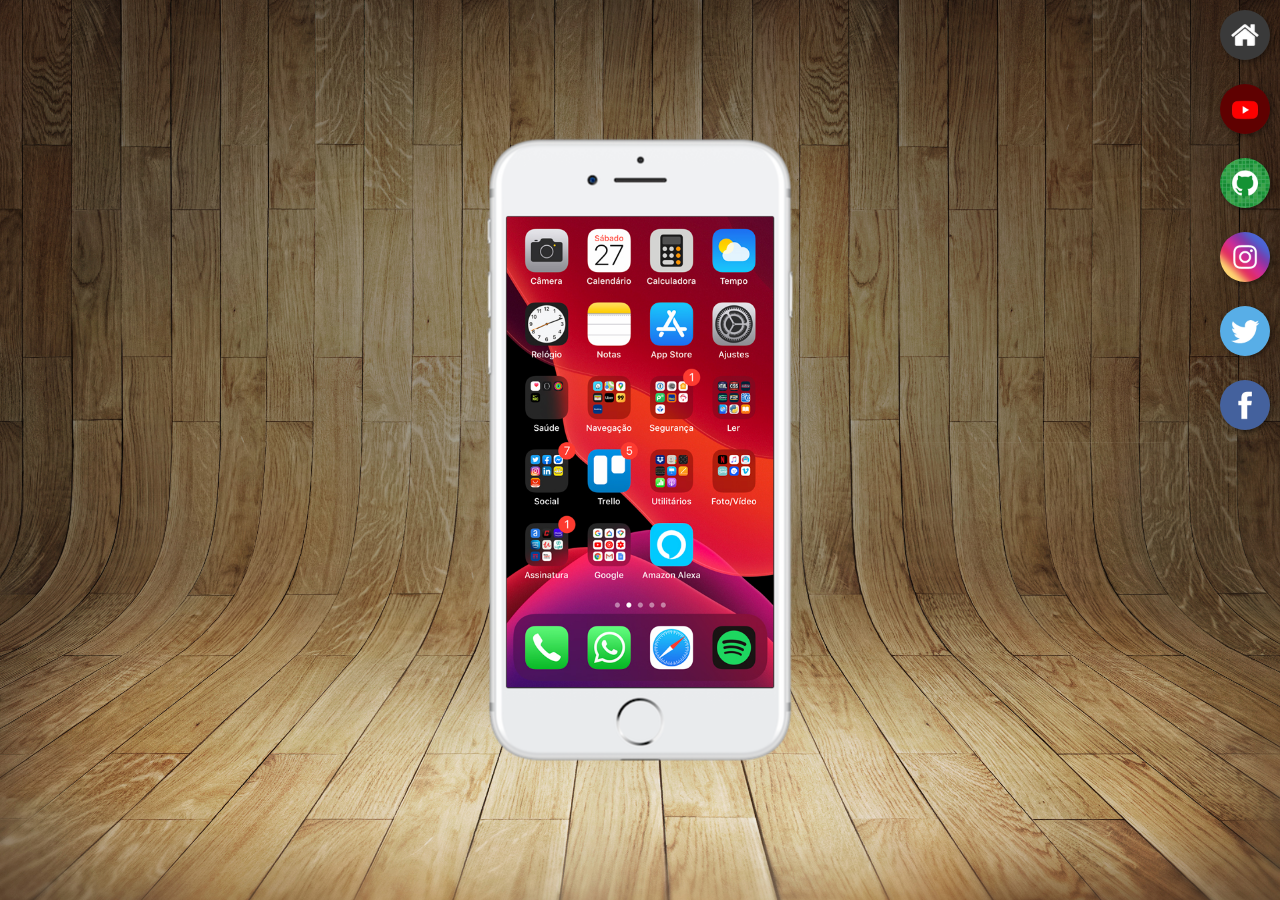
<file: index.html>
<!DOCTYPE html>
<html lang="pt-PT">
<head>
    <meta charset="UTF-8">
    <meta name="viewport" content="width=device-width, initial-scale=1.0">
    <link rel="shortcut icon" href="favicon.ico" type="image/x-icon">
    <link rel="stylesheet" href="estilos/style.css">
    <title>Projecto redes Sociais</title>
</head>
<body>
        <main>
            <section id="telefone">
                <iframe src="home.html" frameborder="0" name="tela" id="tela">
                    O seu browser não é compatível com o iframe.
                </iframe>
            </section>
            <section id="redes-sociais">
                <a href="home.html" target="tela"><img src="imagens/logo-home.jpg" alt="Home"></a><br>
                <a href="youtube.html" target="tela"><img src="imagens/logo-youtube.jpg" alt="Youtube"></a><br>
                <a href="github.html" target="tela"><img src="imagens/logo-github.jpg" alt="GitHub"></a><br>
                <a href="instagram.html" target="tela"><img src="imagens/logo-instagram.jpg" alt="Instagram"></a><br>
                <a href="twitter.html" target="tela"><img src="imagens/logo-twitter.jpg" alt="Twiter"></a><br>
                <a href="facebook.html" target="tela"><img src="imagens/logo-facebook.jpg" alt="Facebook"></a>
            </section>
        </main>
</body>
</html>
</file>
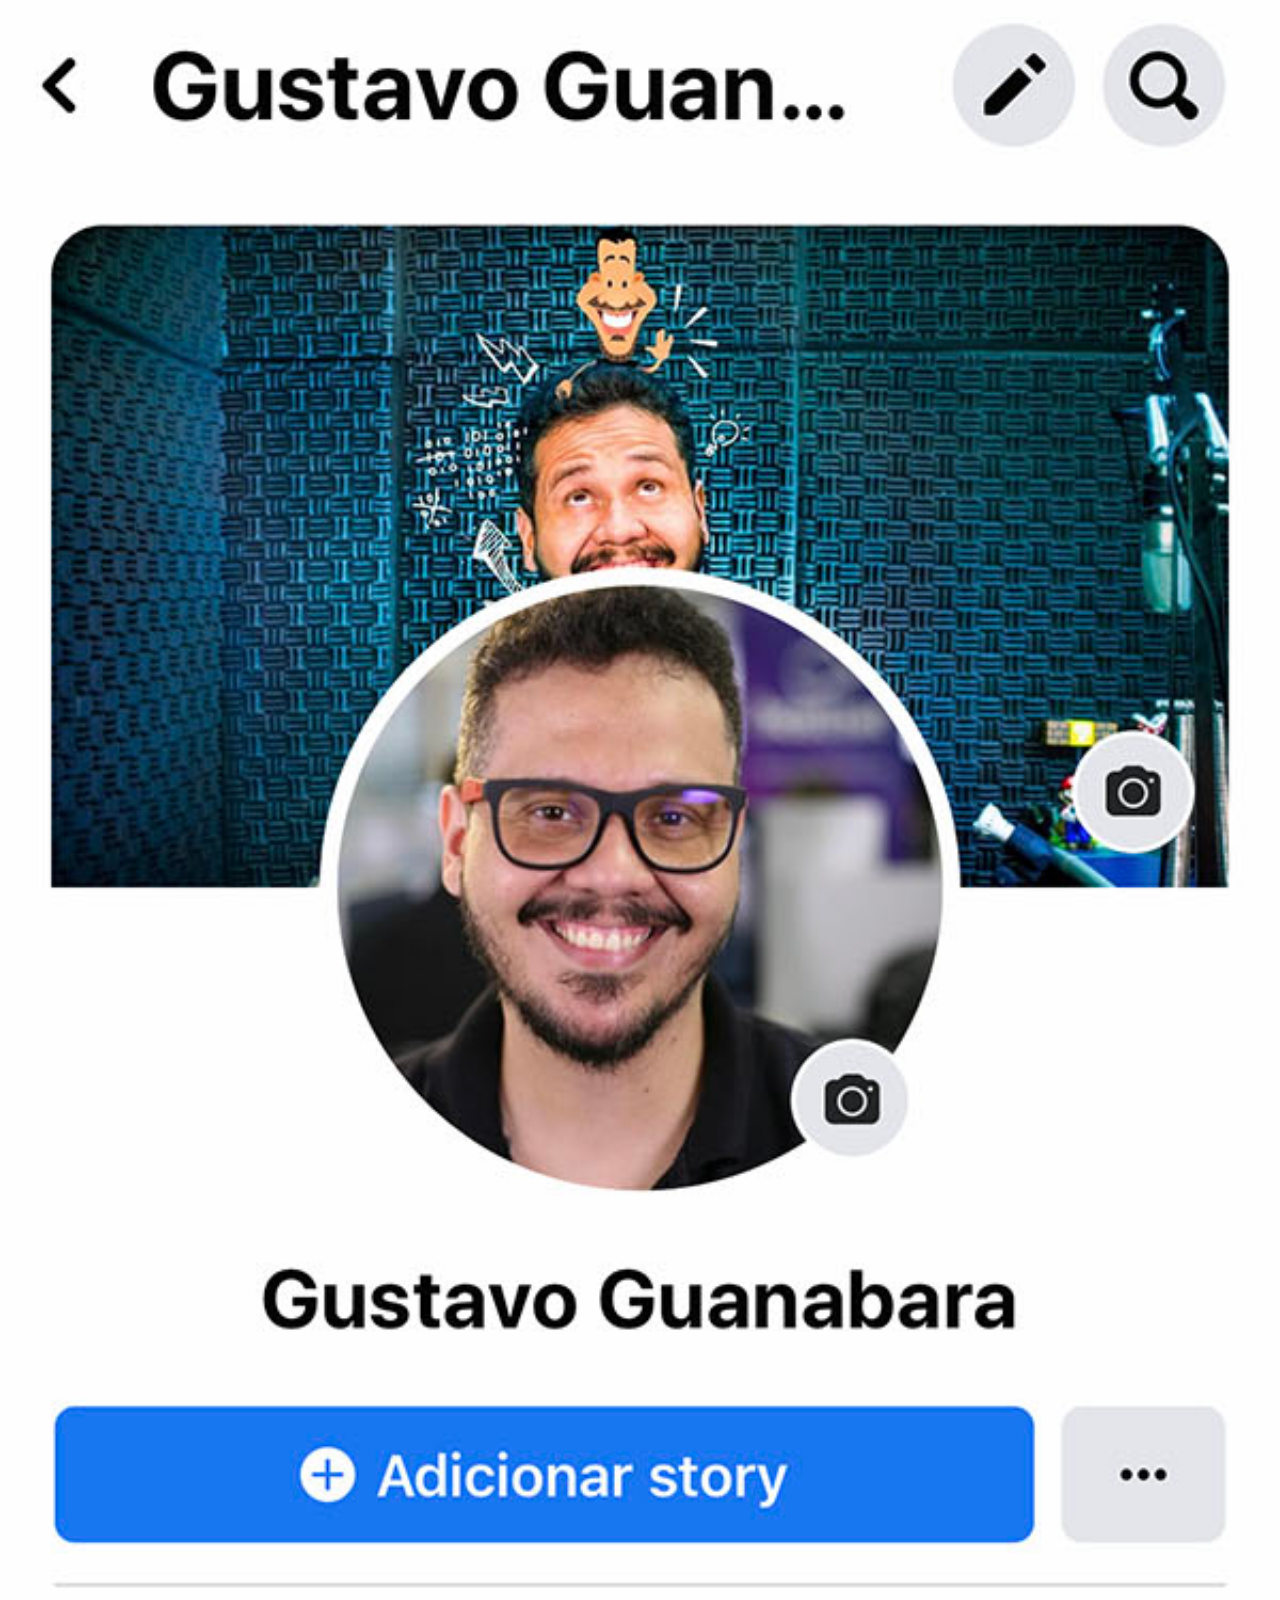
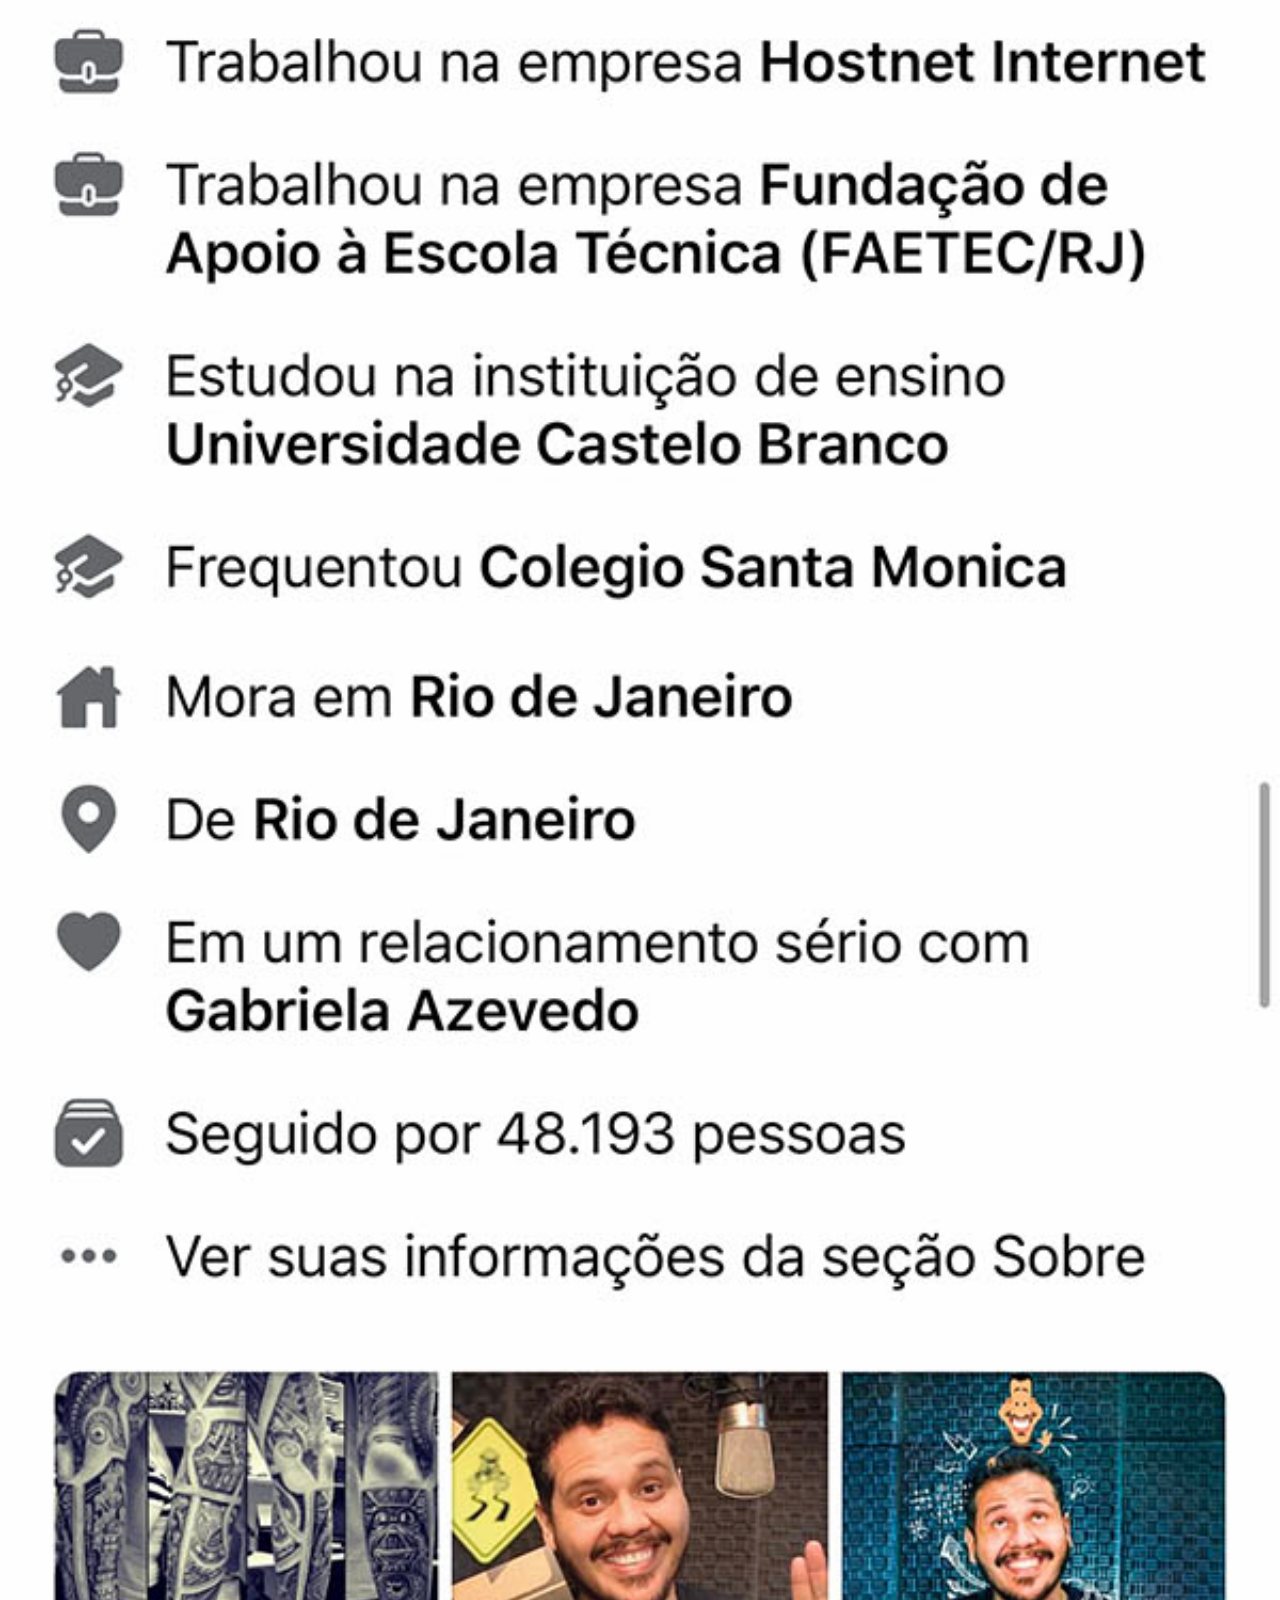
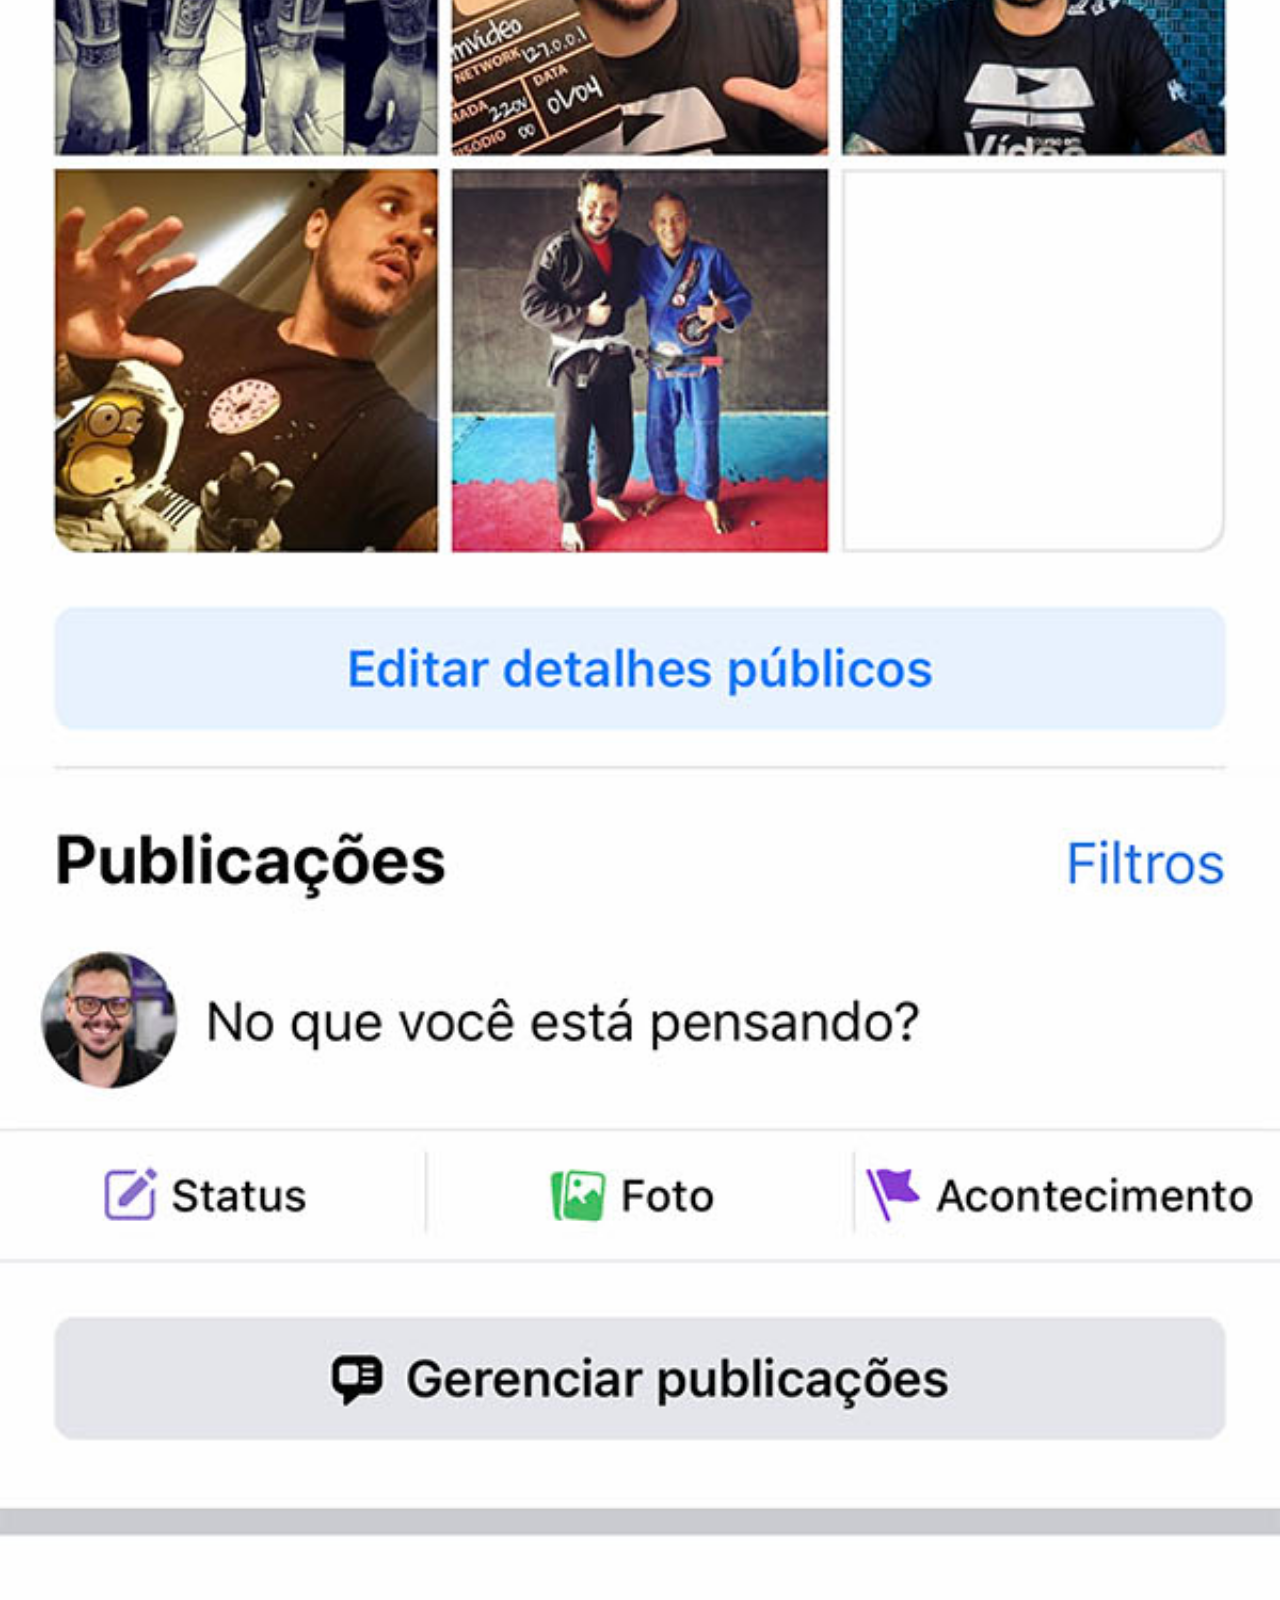
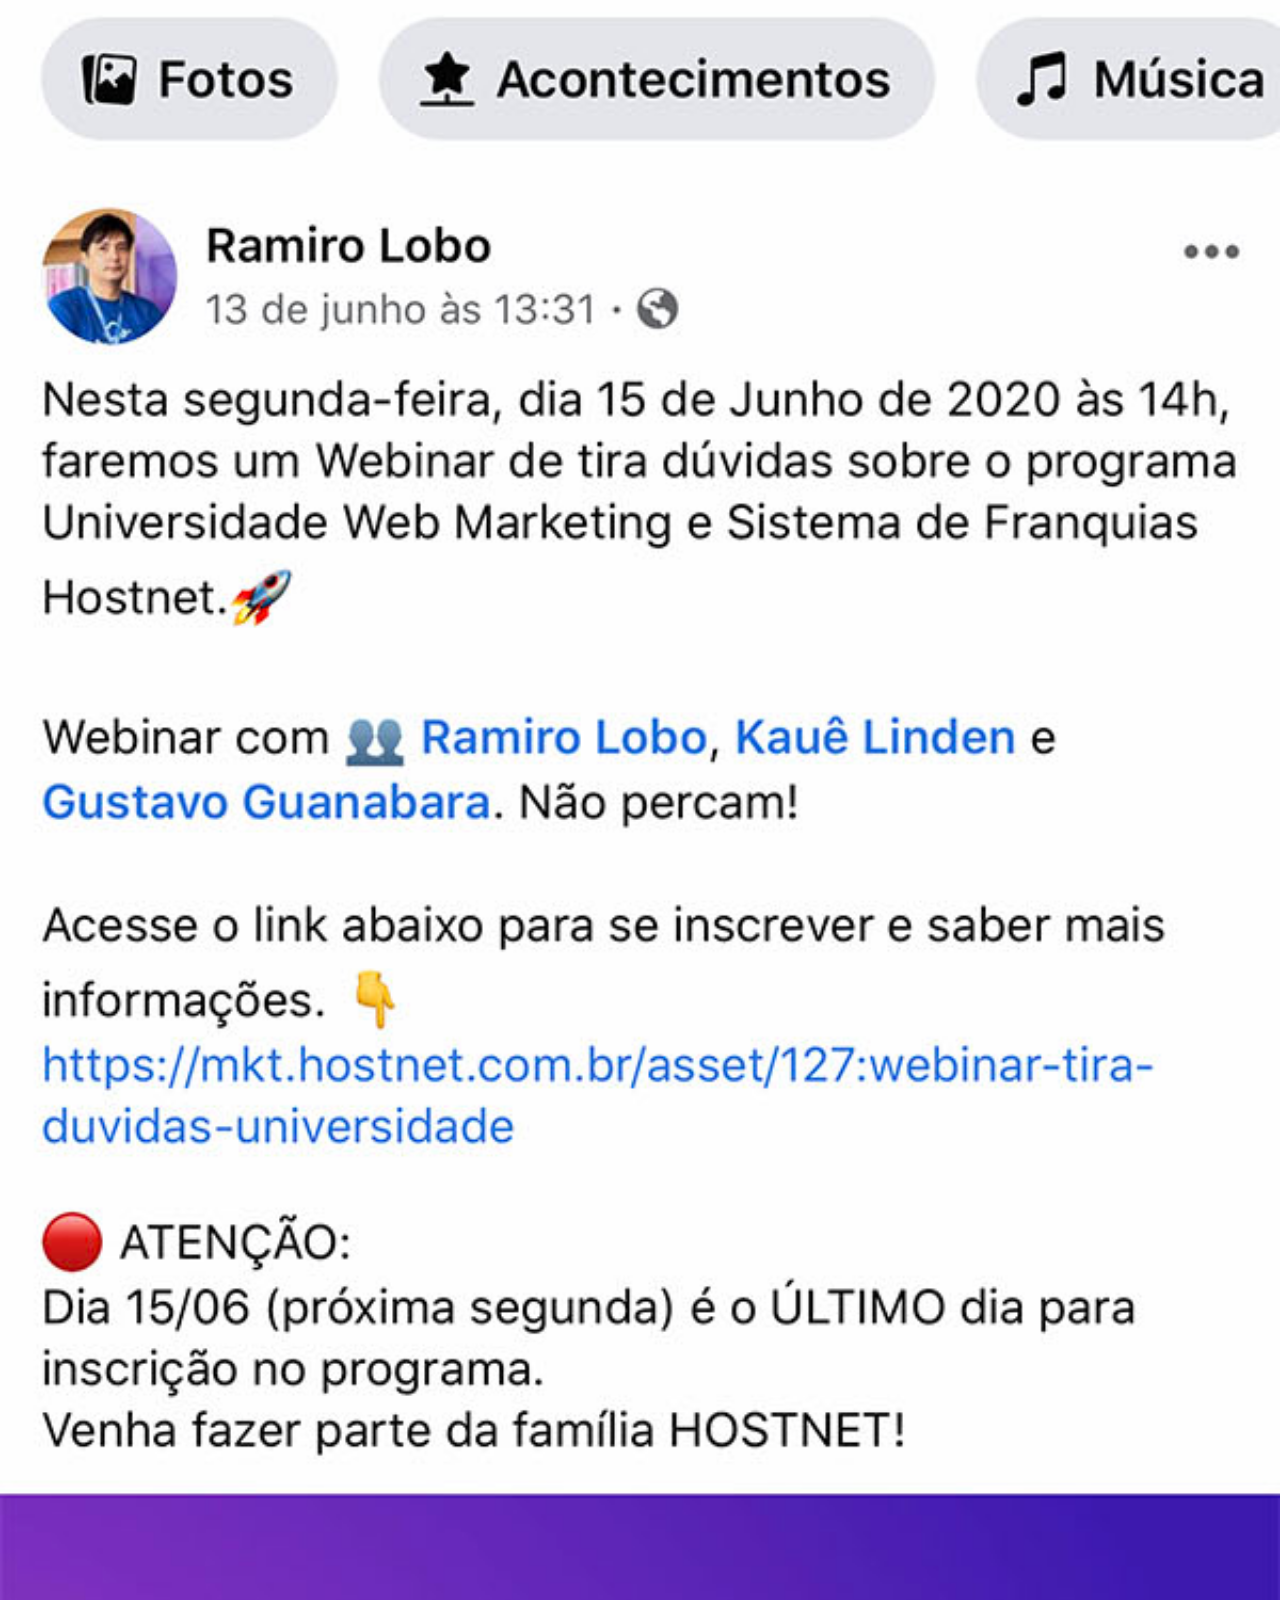
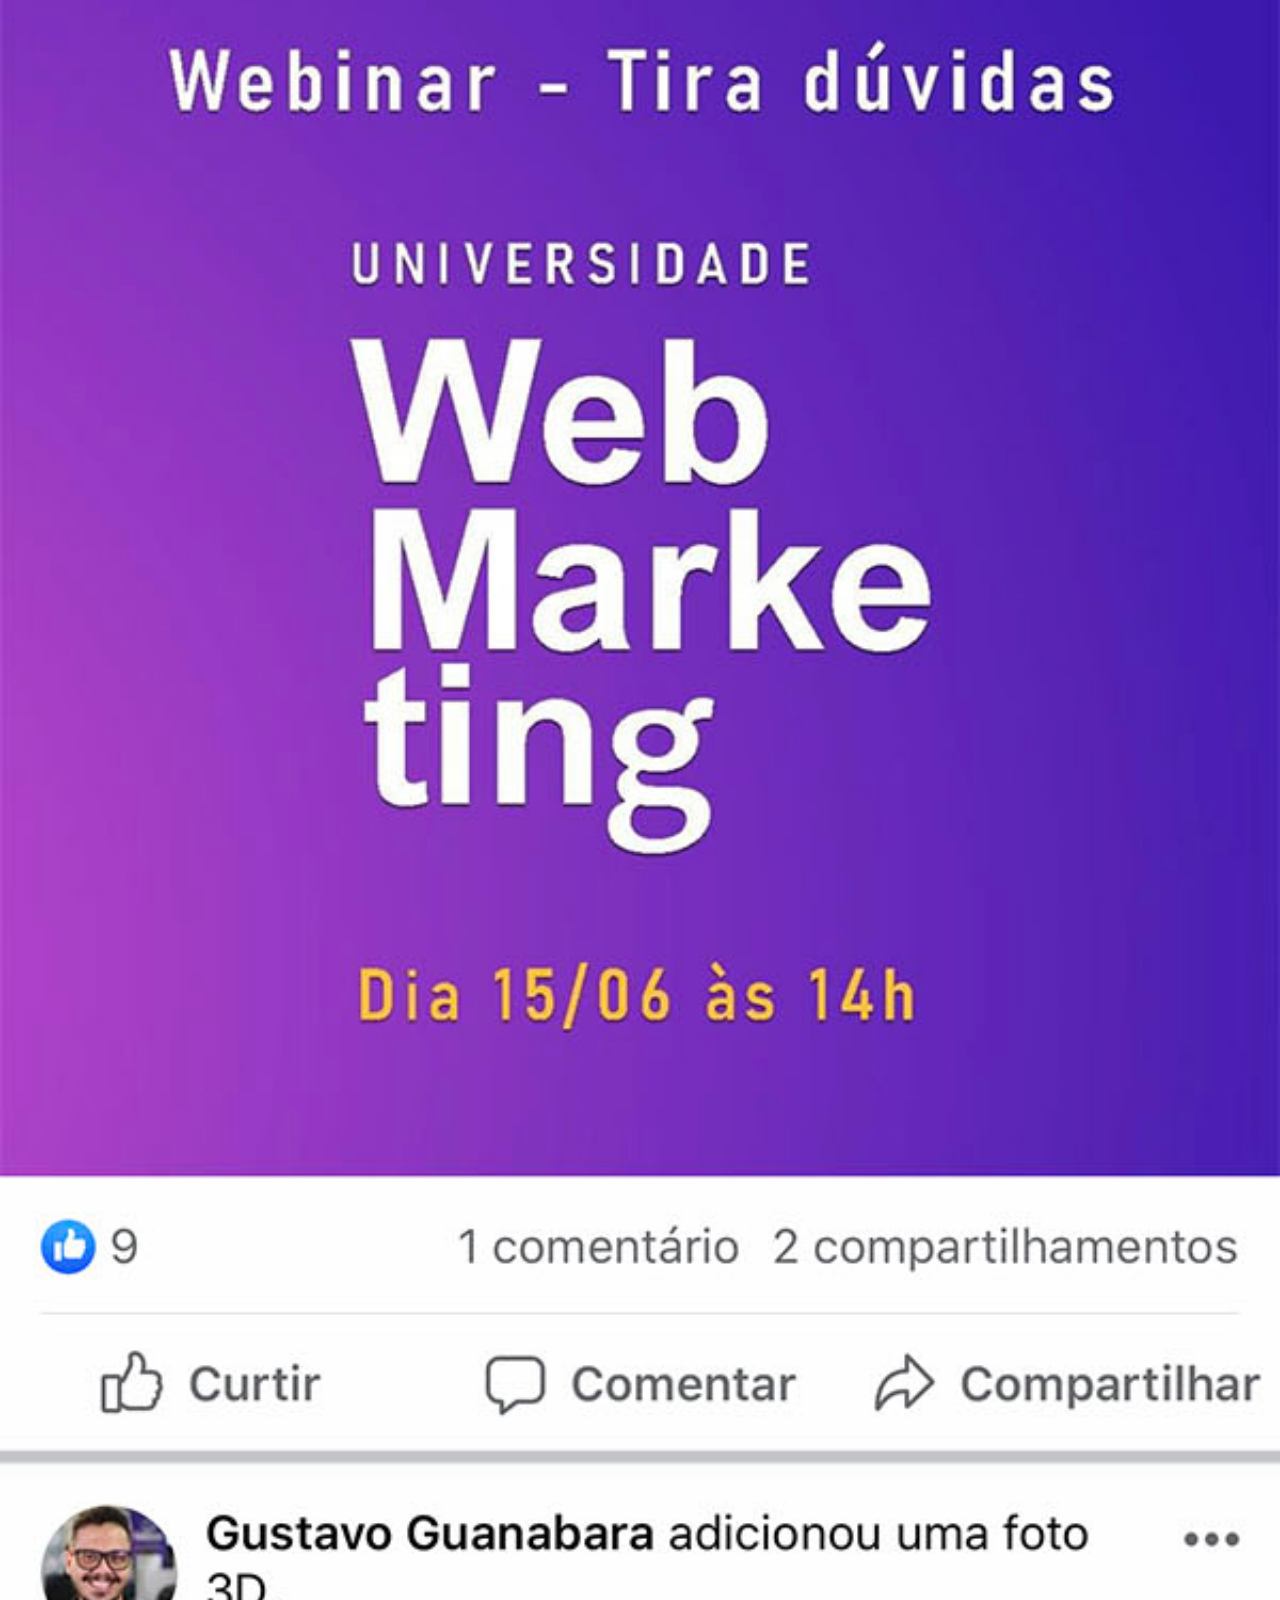
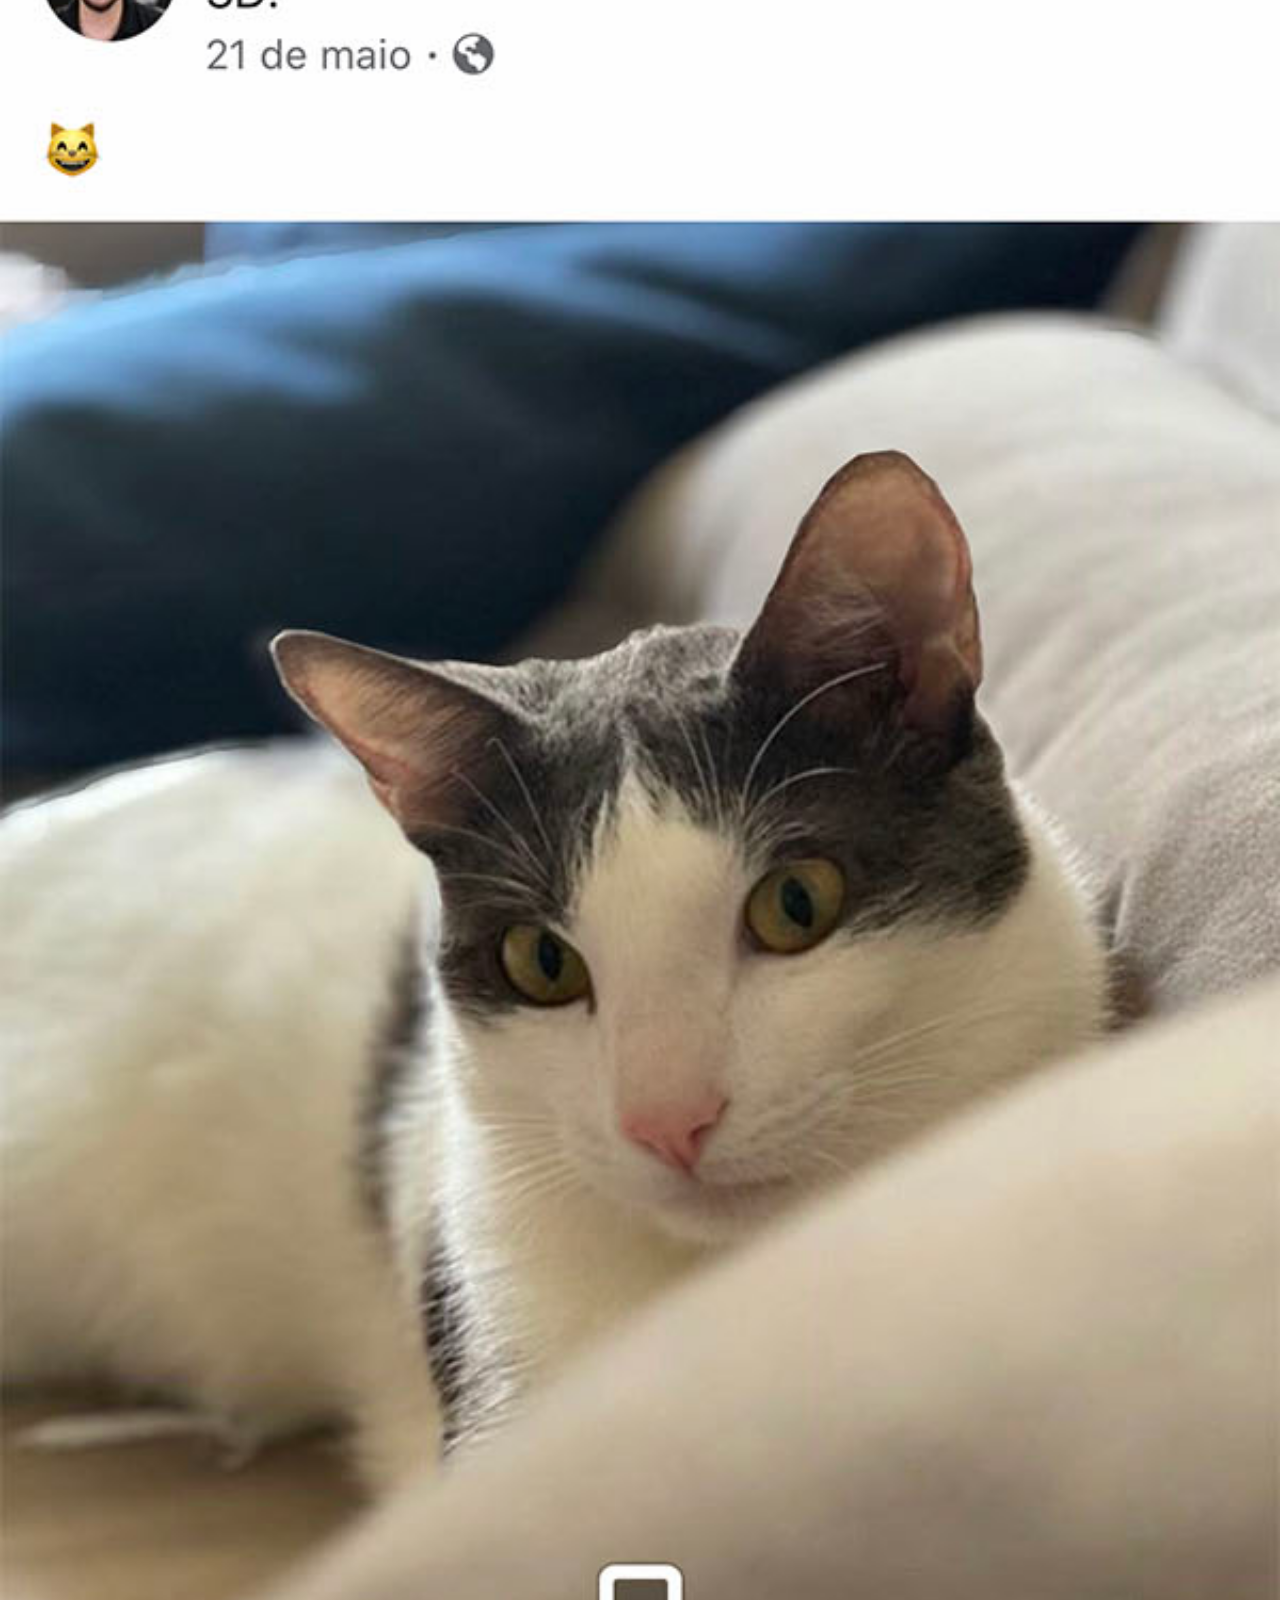
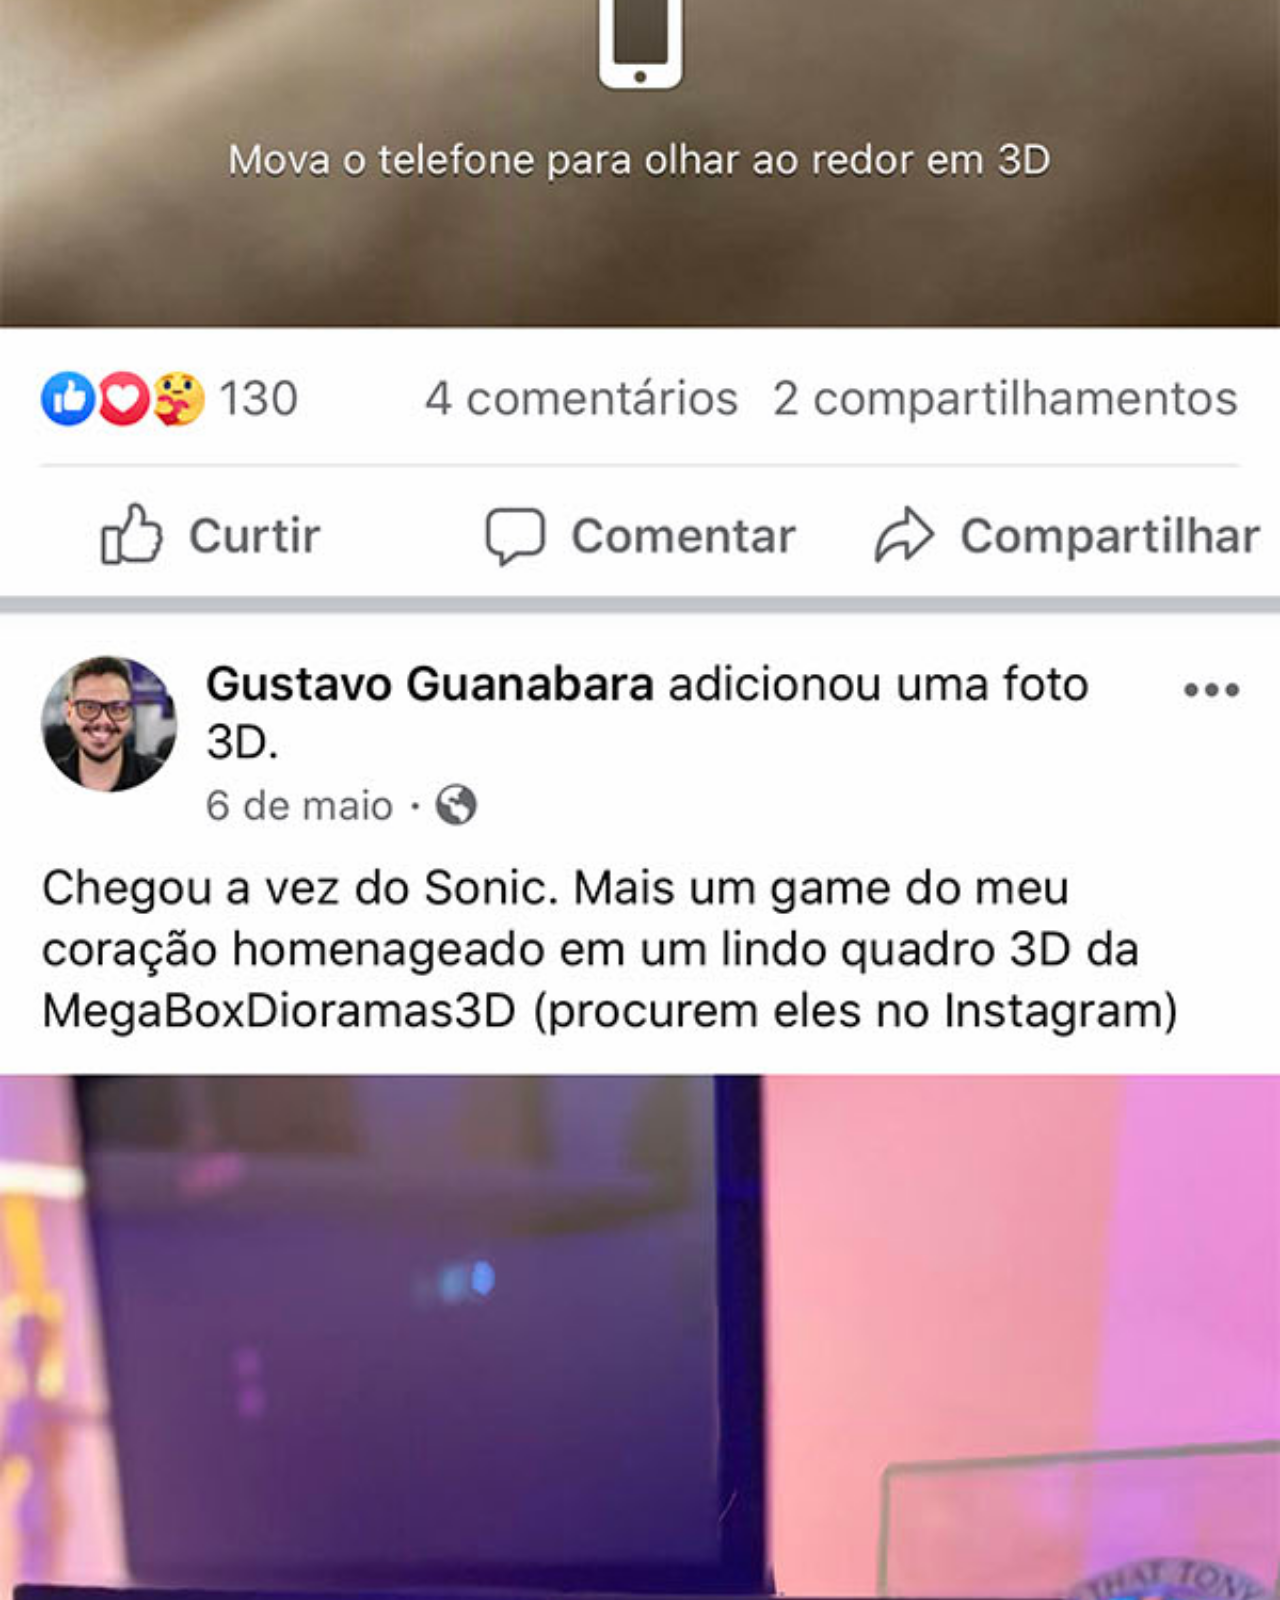
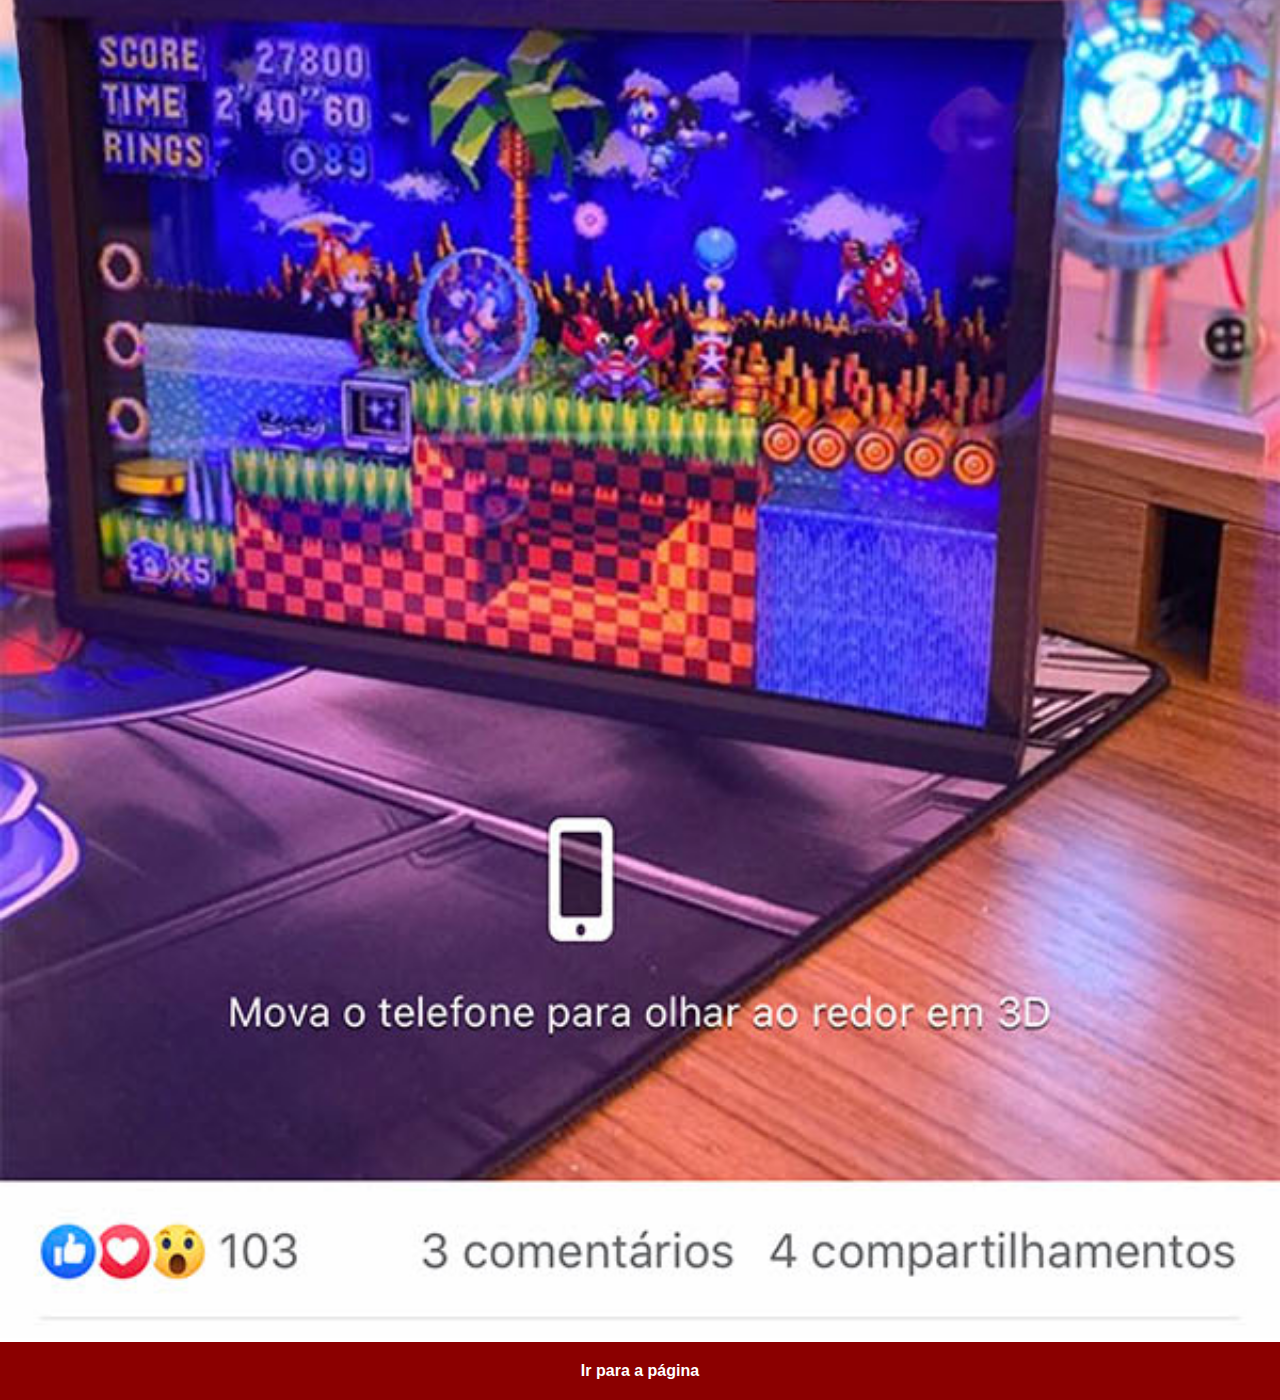
<file: facebook.html>
<!DOCTYPE html>
<html lang="pt-PT">
<head>
    <meta charset="UTF-8">
    <meta name="viewport" content="width=device-width, initial-scale=1.0">
    <title>Facebook</title>
    <link rel="stylesheet" href="estilos/social.css">
</head>
<body>
    <img src="imagens/tela-facebook.jpg" alt="Facebook">
    <a href="https://www.facebook.com/gustavoguanabara/?locale=pt_PT" target="_blank">Ir para a página</a>
</body>
</html>
</file>
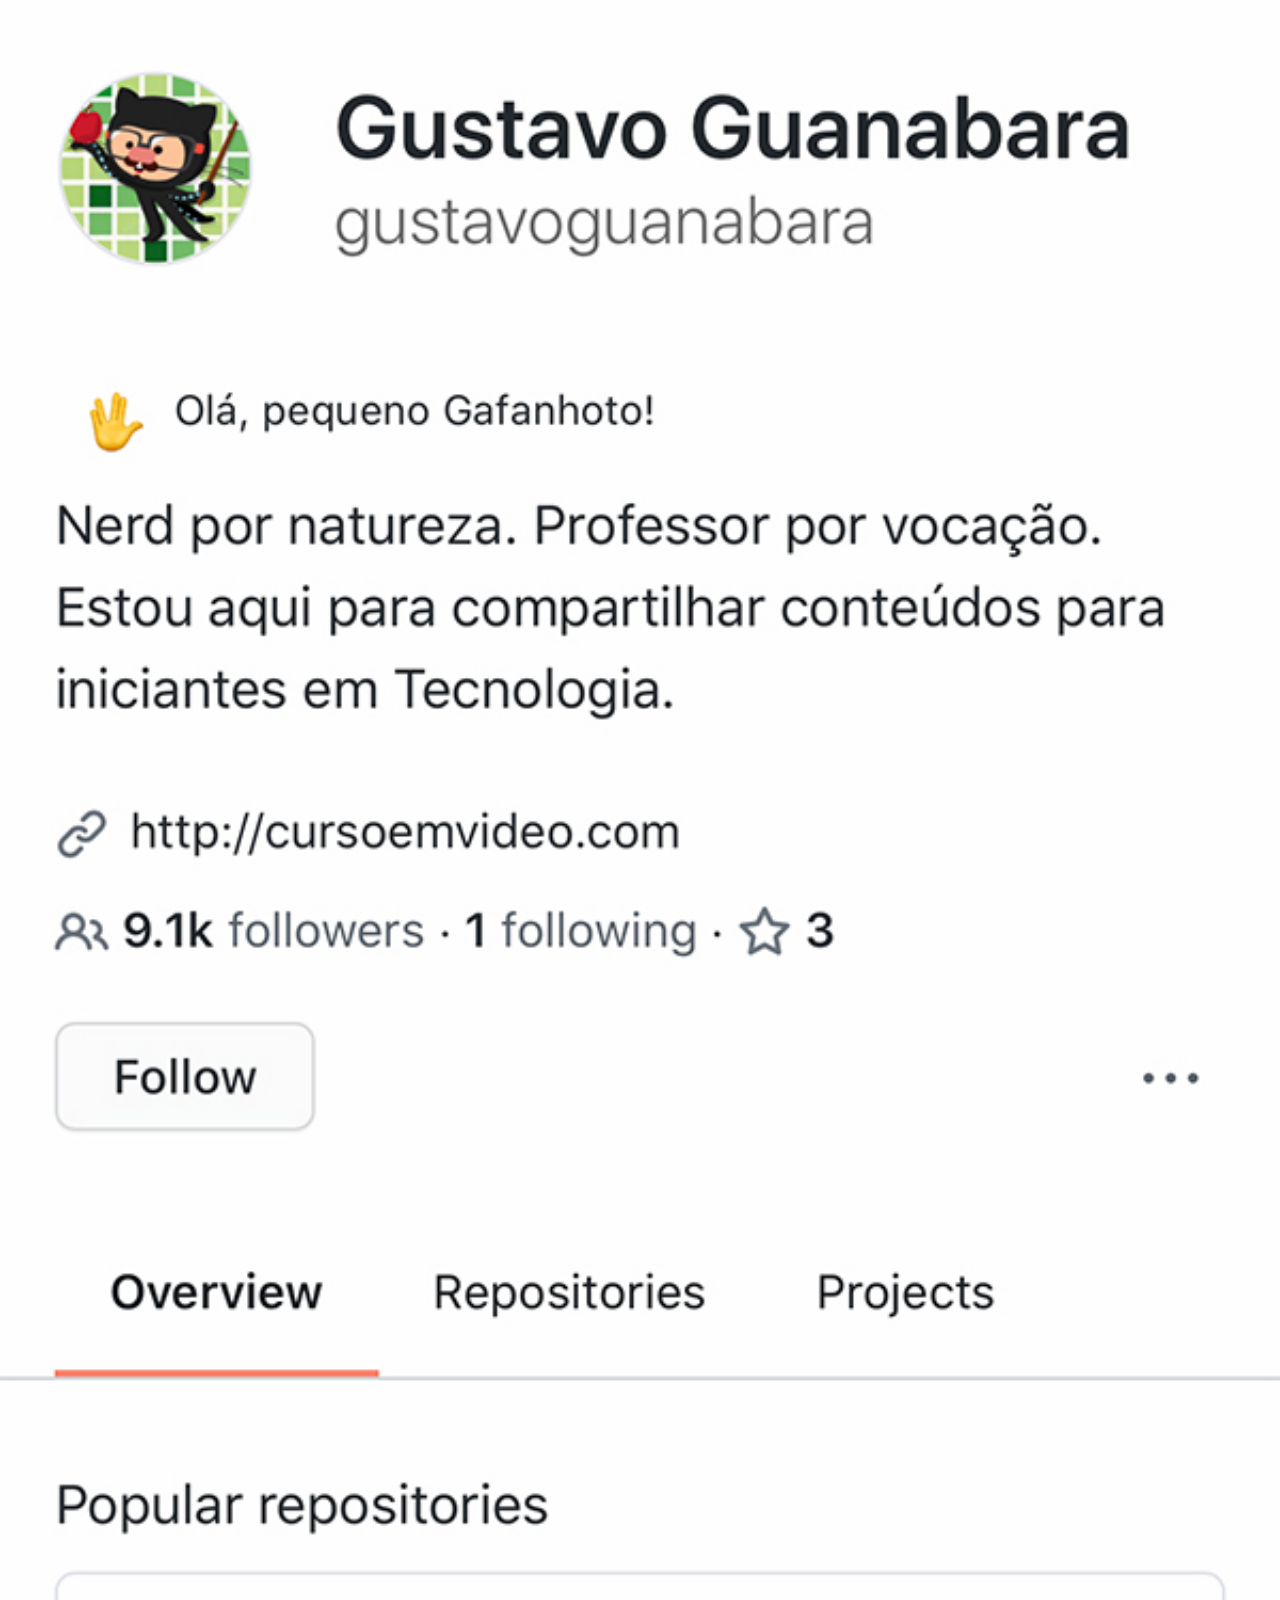
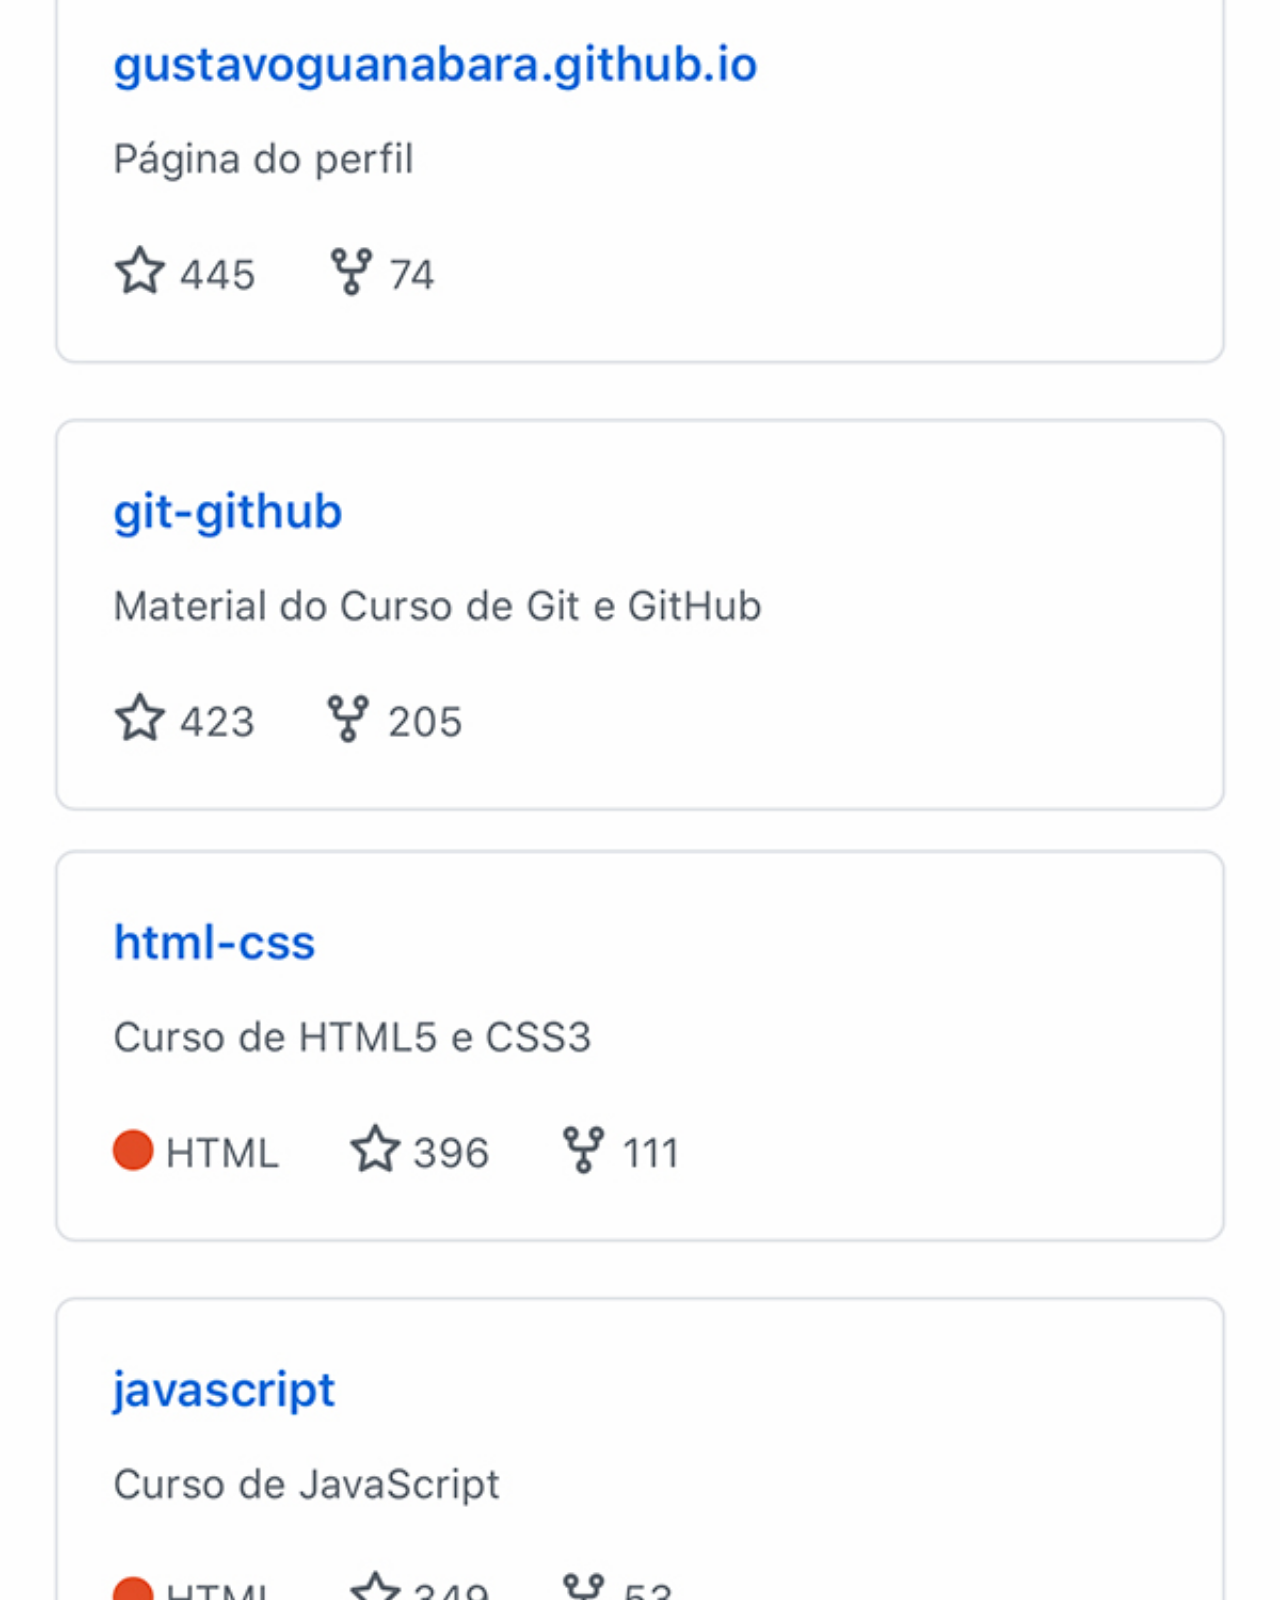
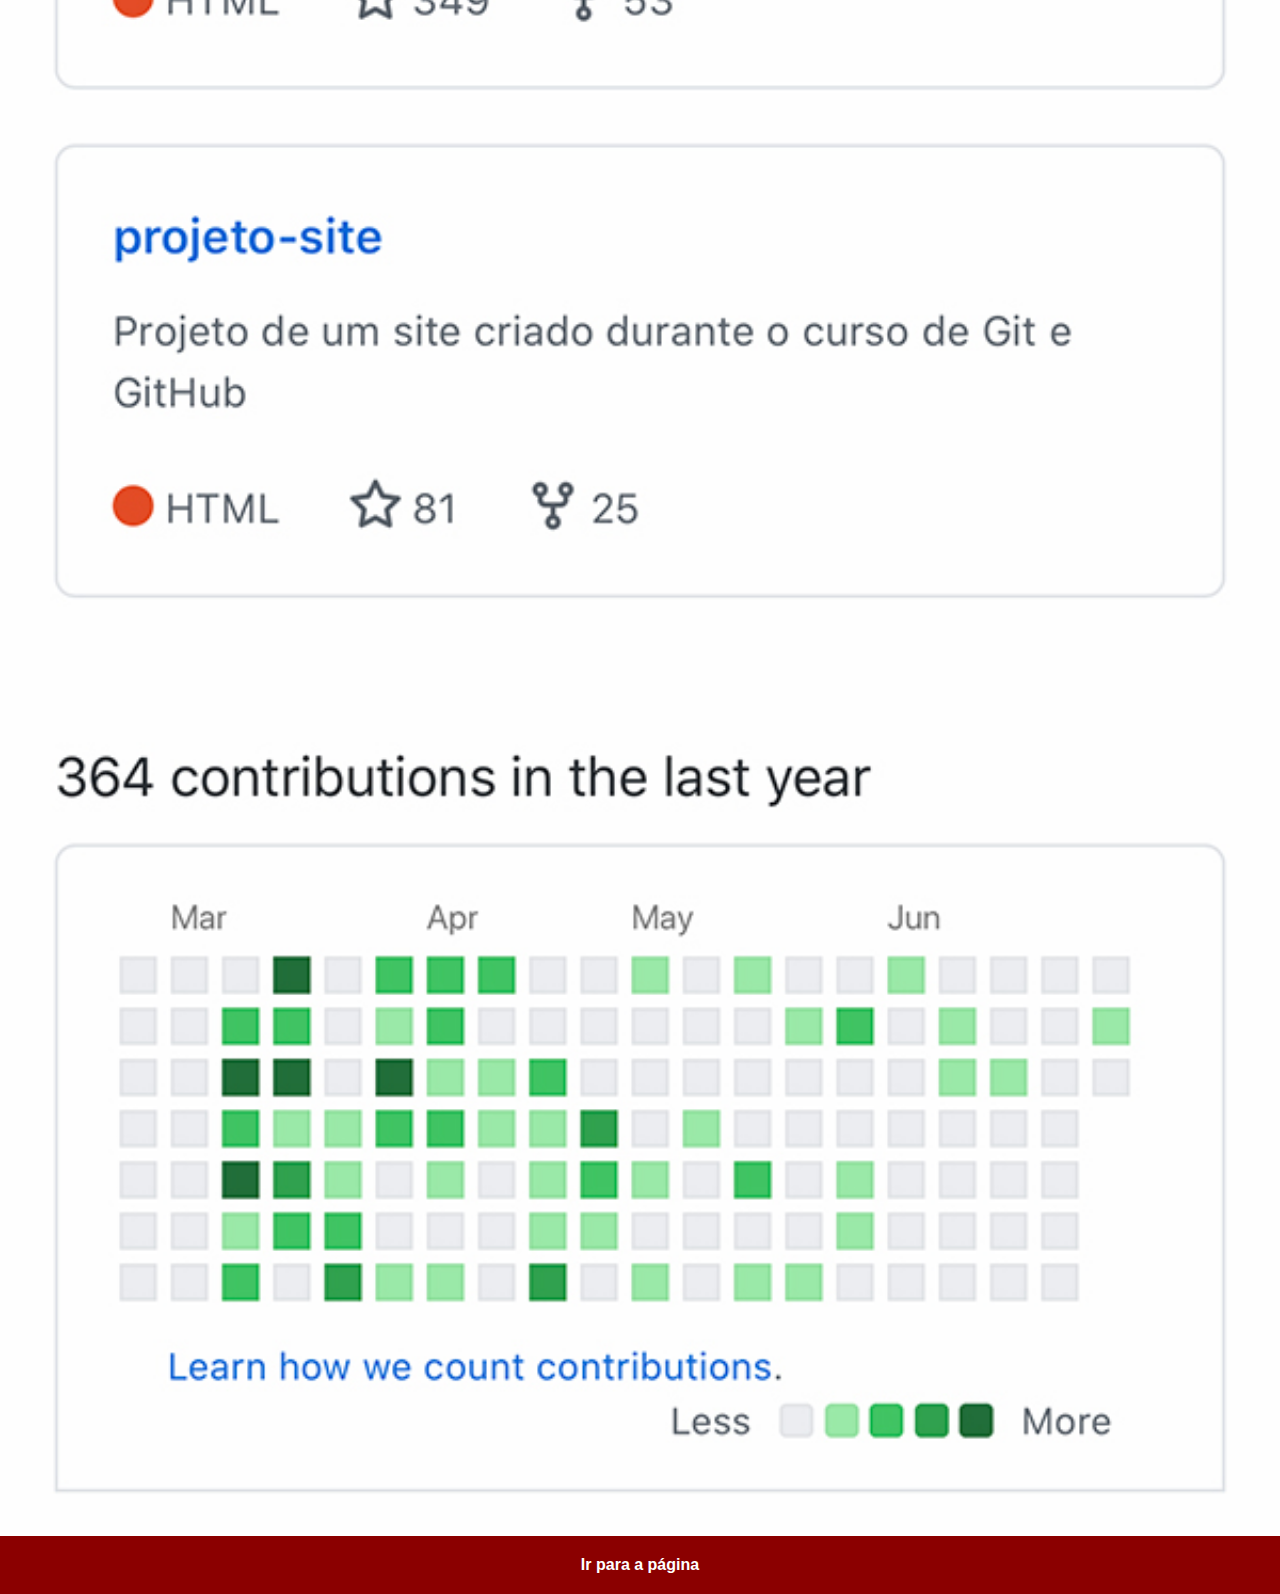
<file: github.html>
<!DOCTYPE html>
<html lang="pt-PT">
<head>
    <meta charset="UTF-8">
    <meta name="viewport" content="width=device-width, initial-scale=1.0">
    <title>GitHub</title>
    <link rel="stylesheet" href="estilos/social.css">
</head>
<body>
    <img src="imagens/tela-github.jpg" alt="GitHub">
    <a href="https://github.com/gustavoguanabara/" target="_blank">Ir para a página</a>
</body>
</html>
</file>
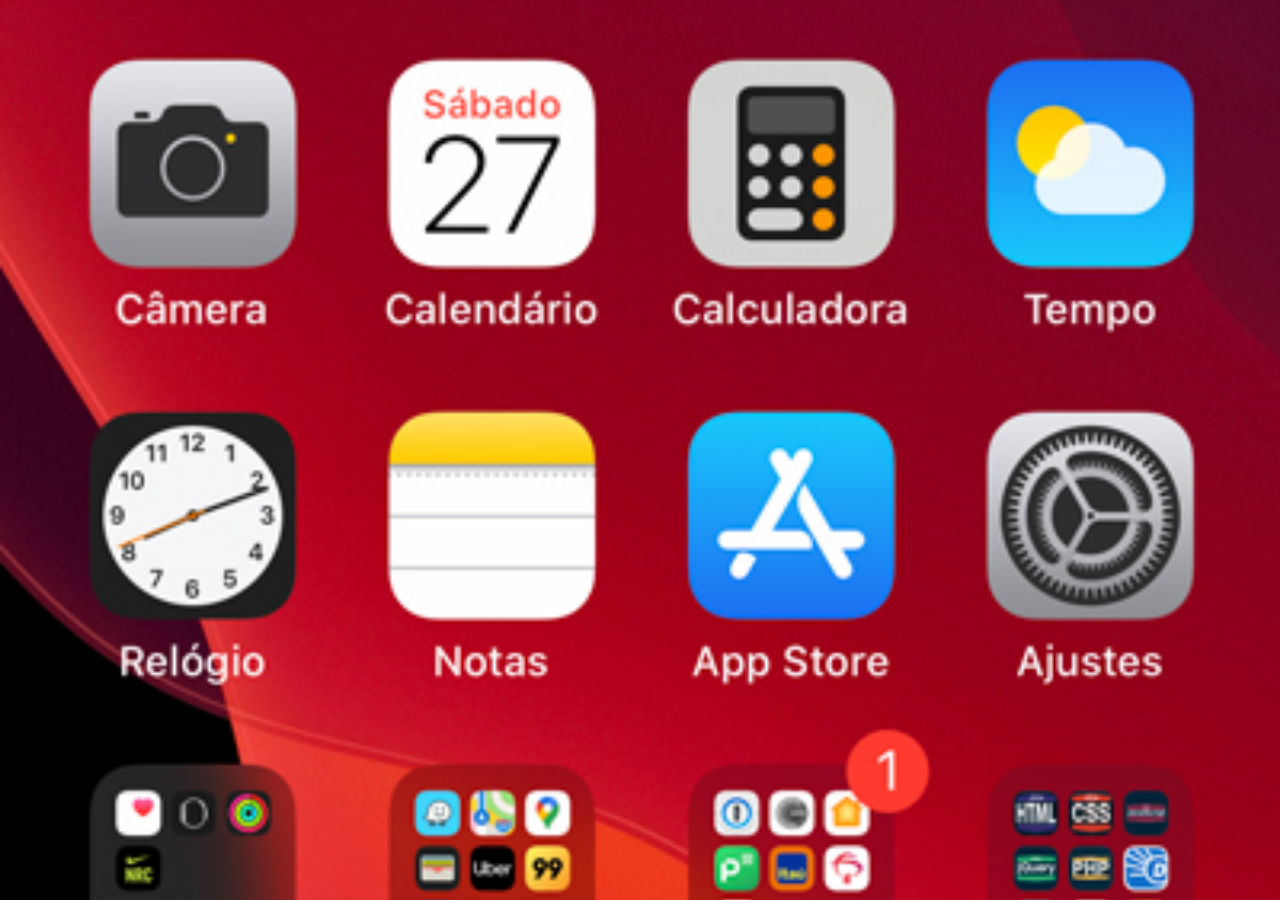
<file: home.html>
<!DOCTYPE html>
<html lang="pt-PT">
<head>
    <meta charset="UTF-8">
    <meta name="viewport" content="width=device-width, initial-scale=1.0">
    <title>Home</title>
</head>
<style>
    * {
        margin: 0px;
        padding: 0px;
    }

    body {
        width: 100vw;
        height: 100vh;
        background: black url('imagens/tela-home.jpg') no-repeat top center;
        background-size: cover;
    }
</style>
<body>
    
</body>
</html>
</file>
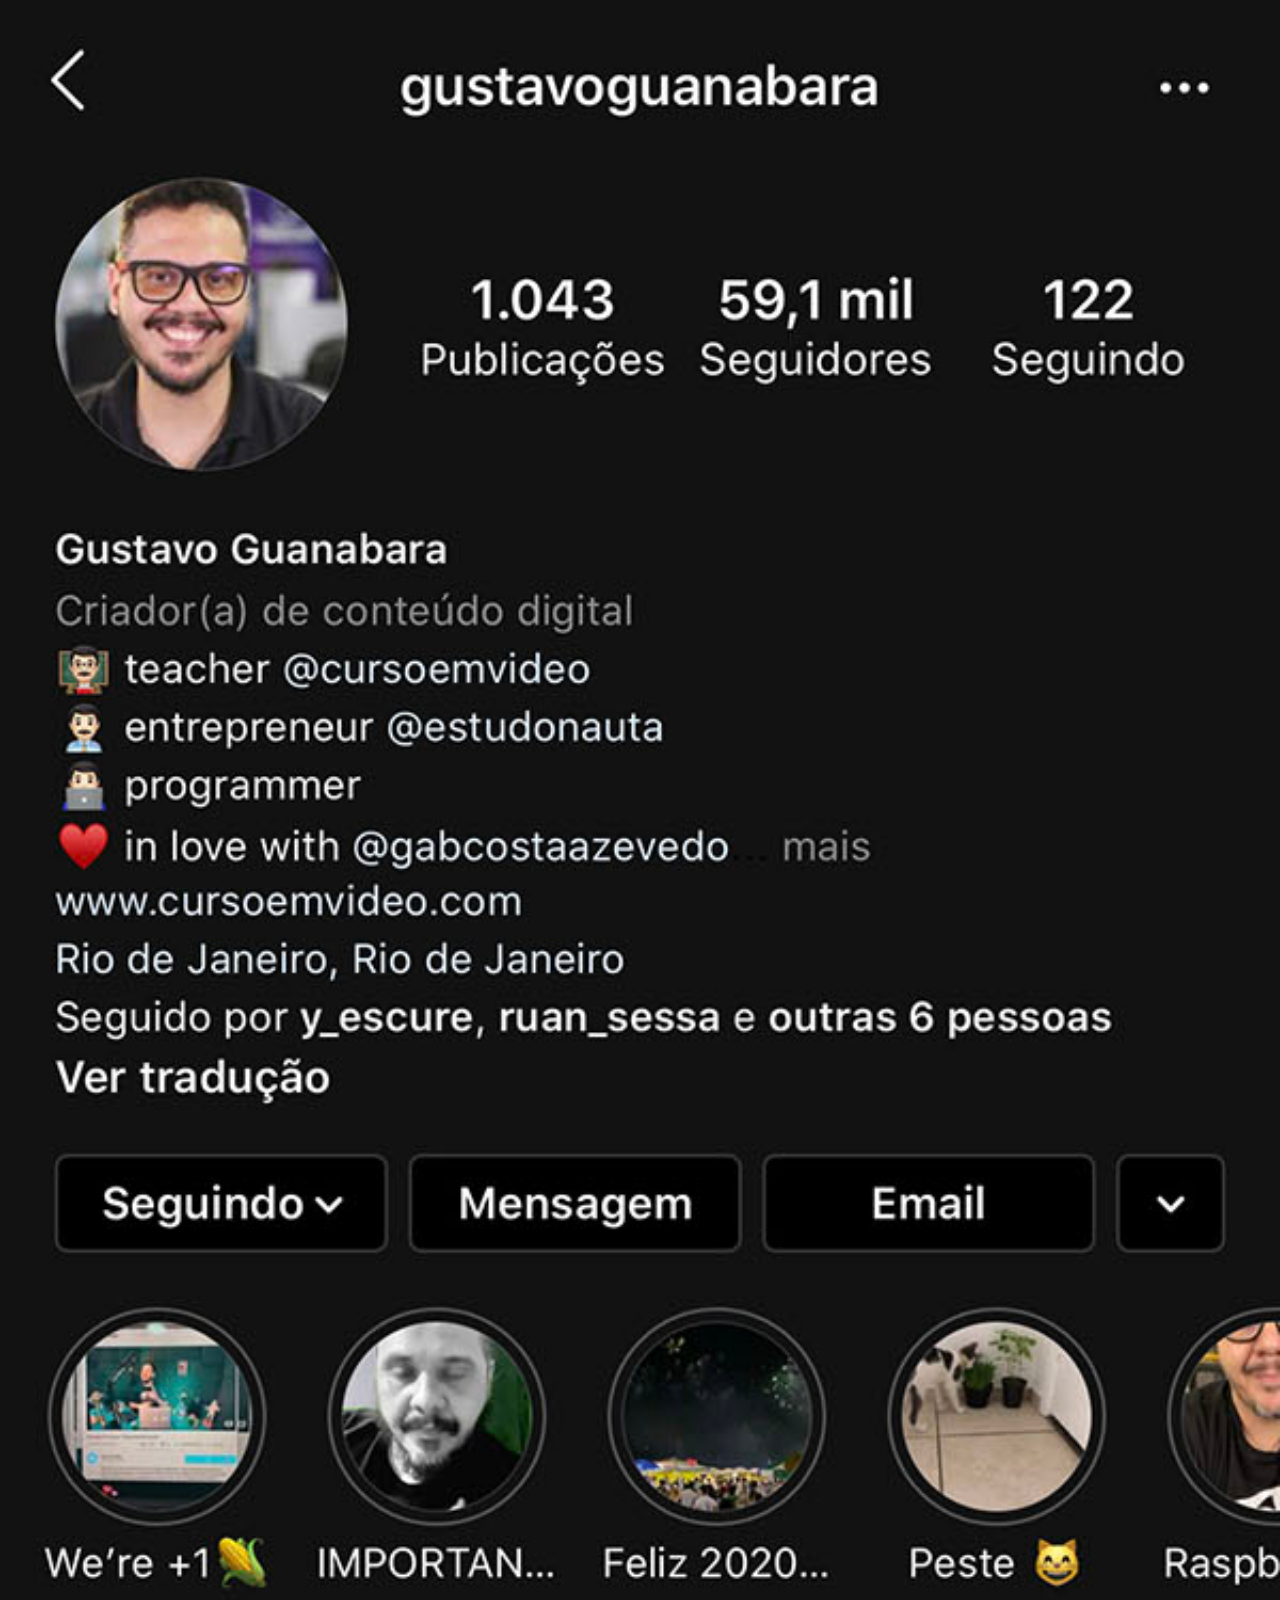
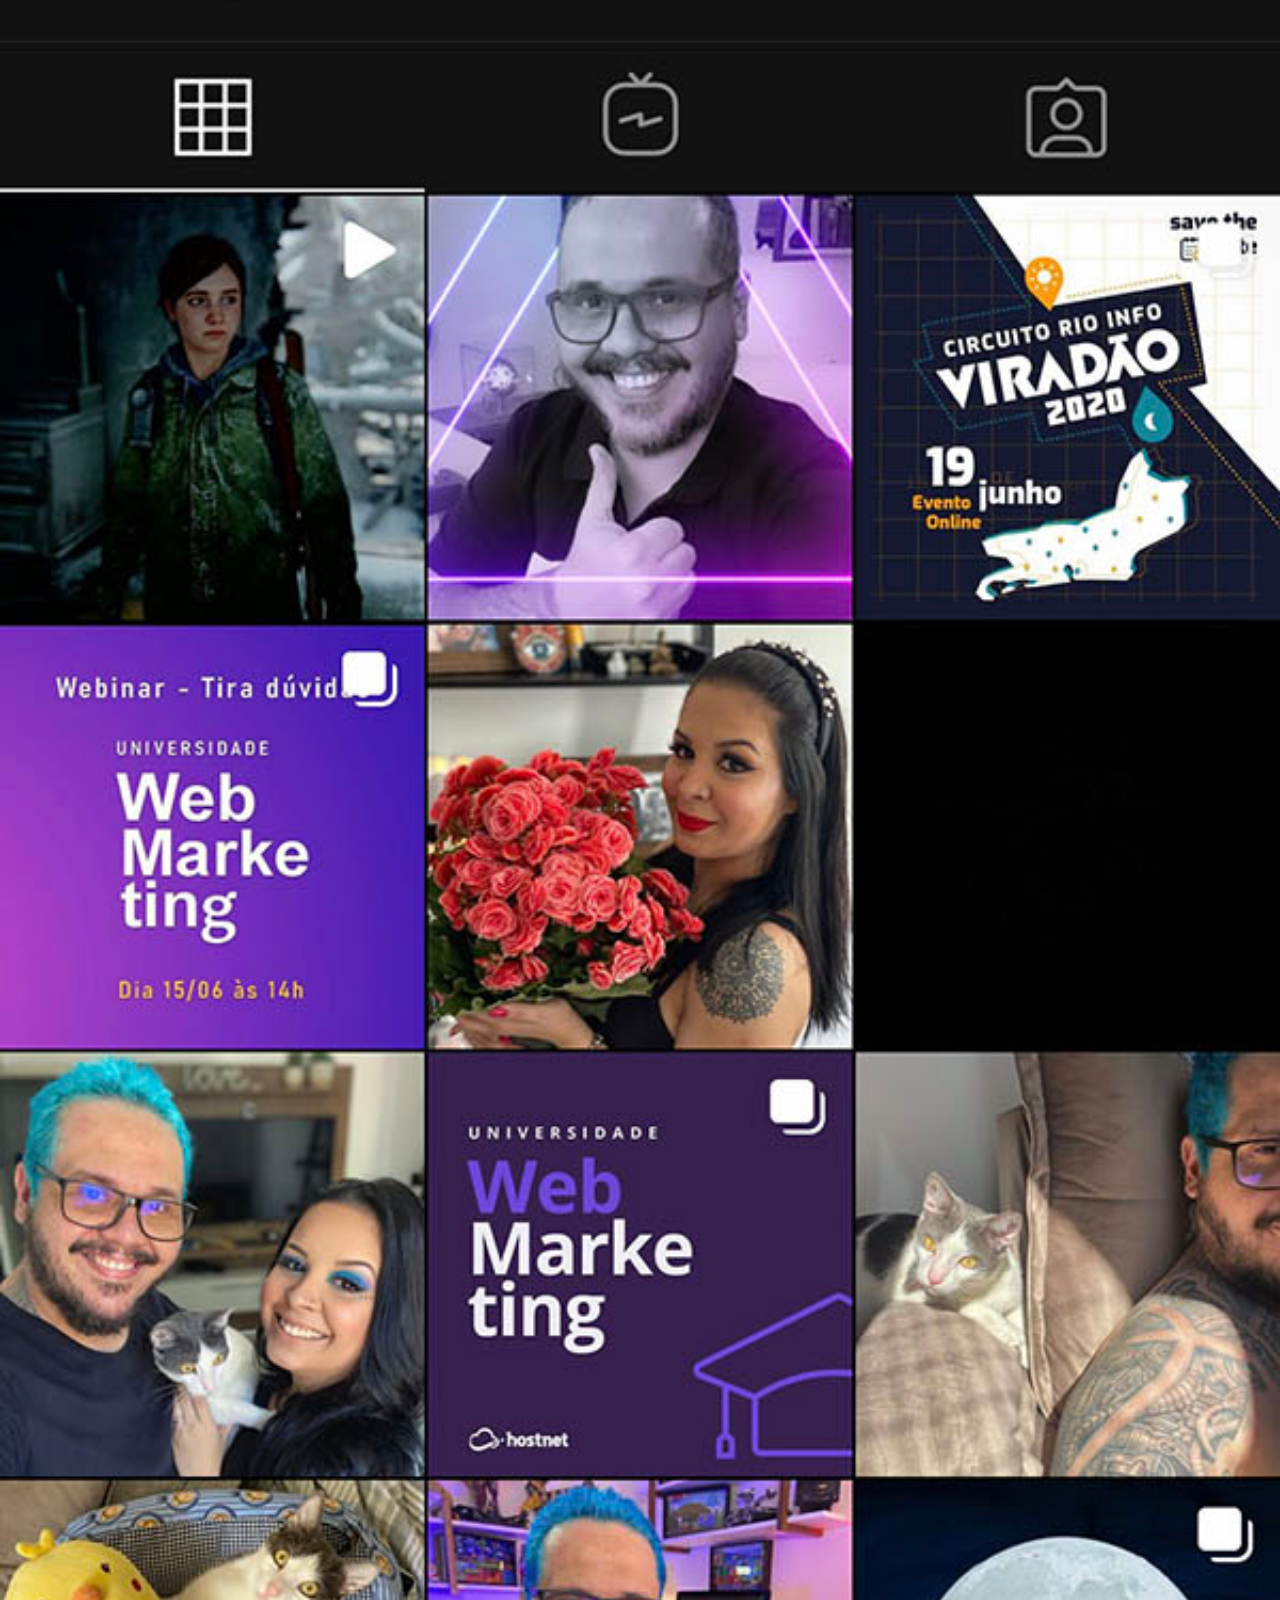
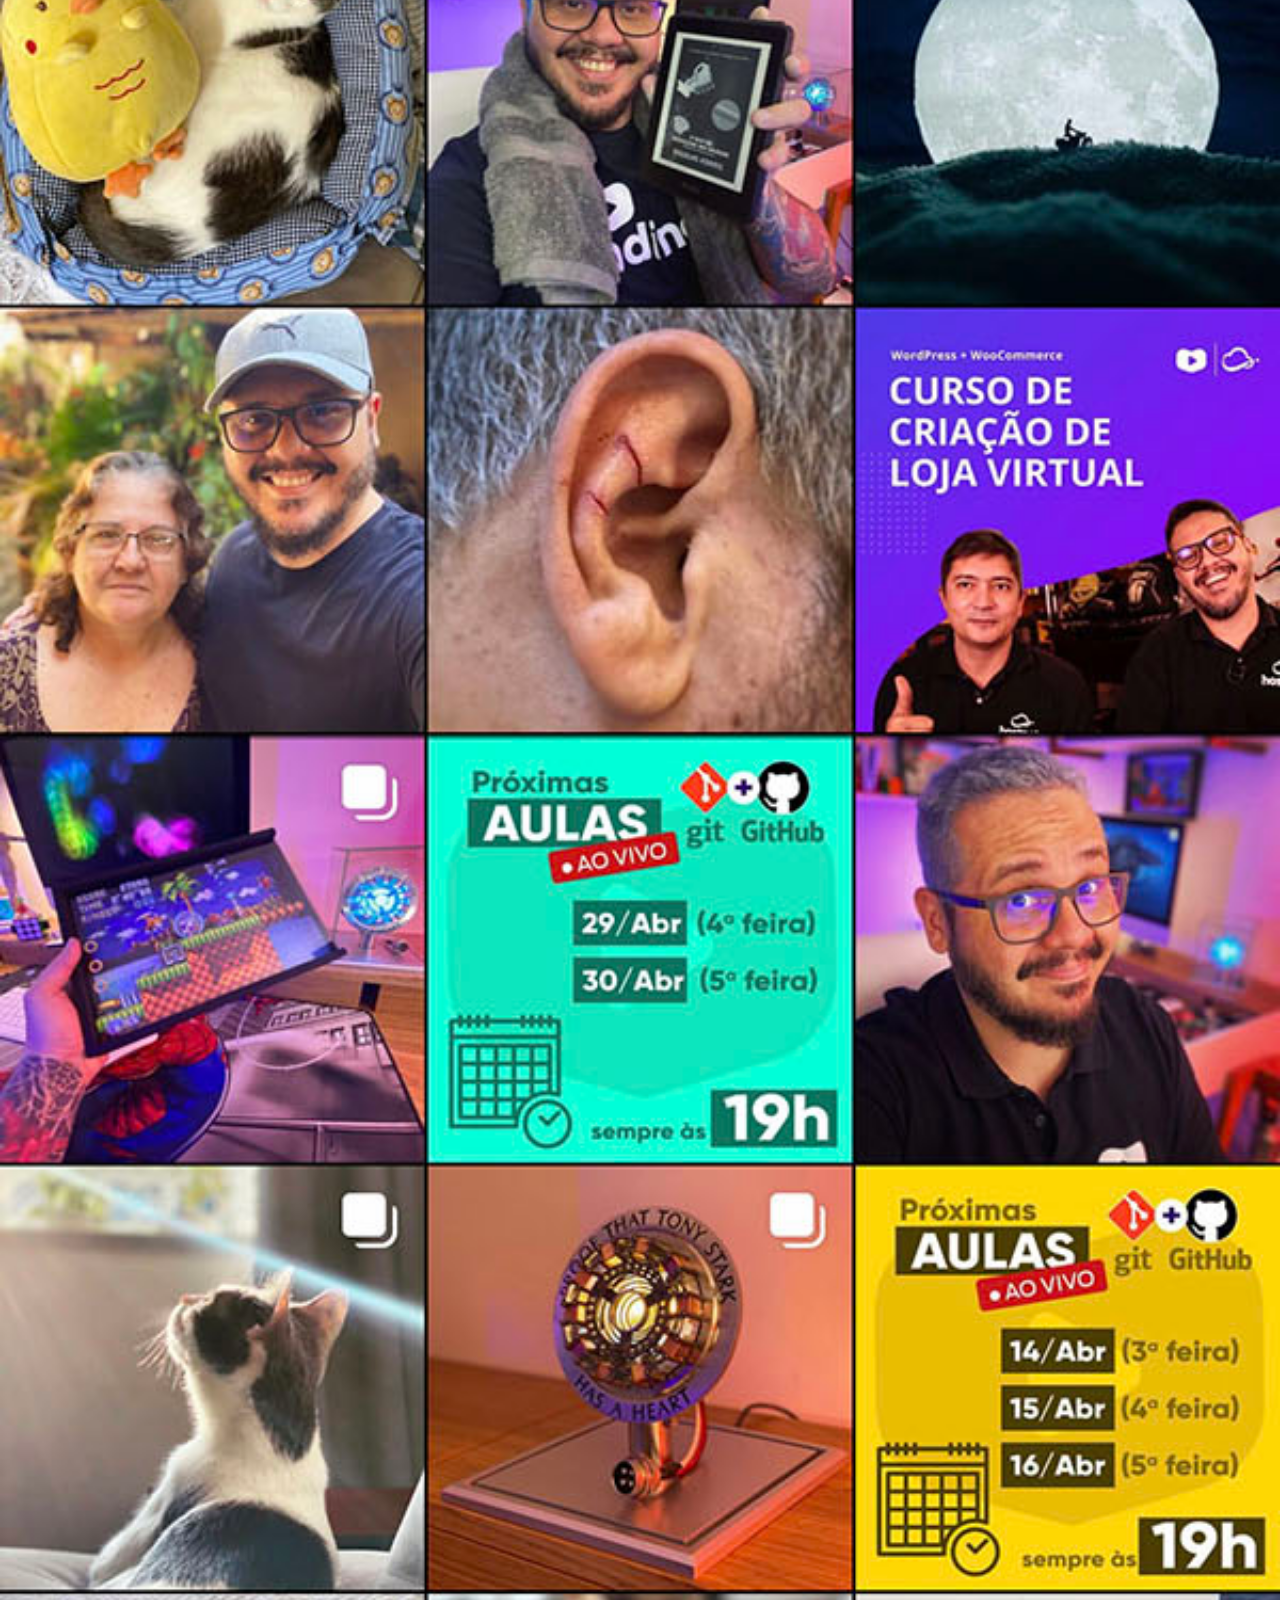
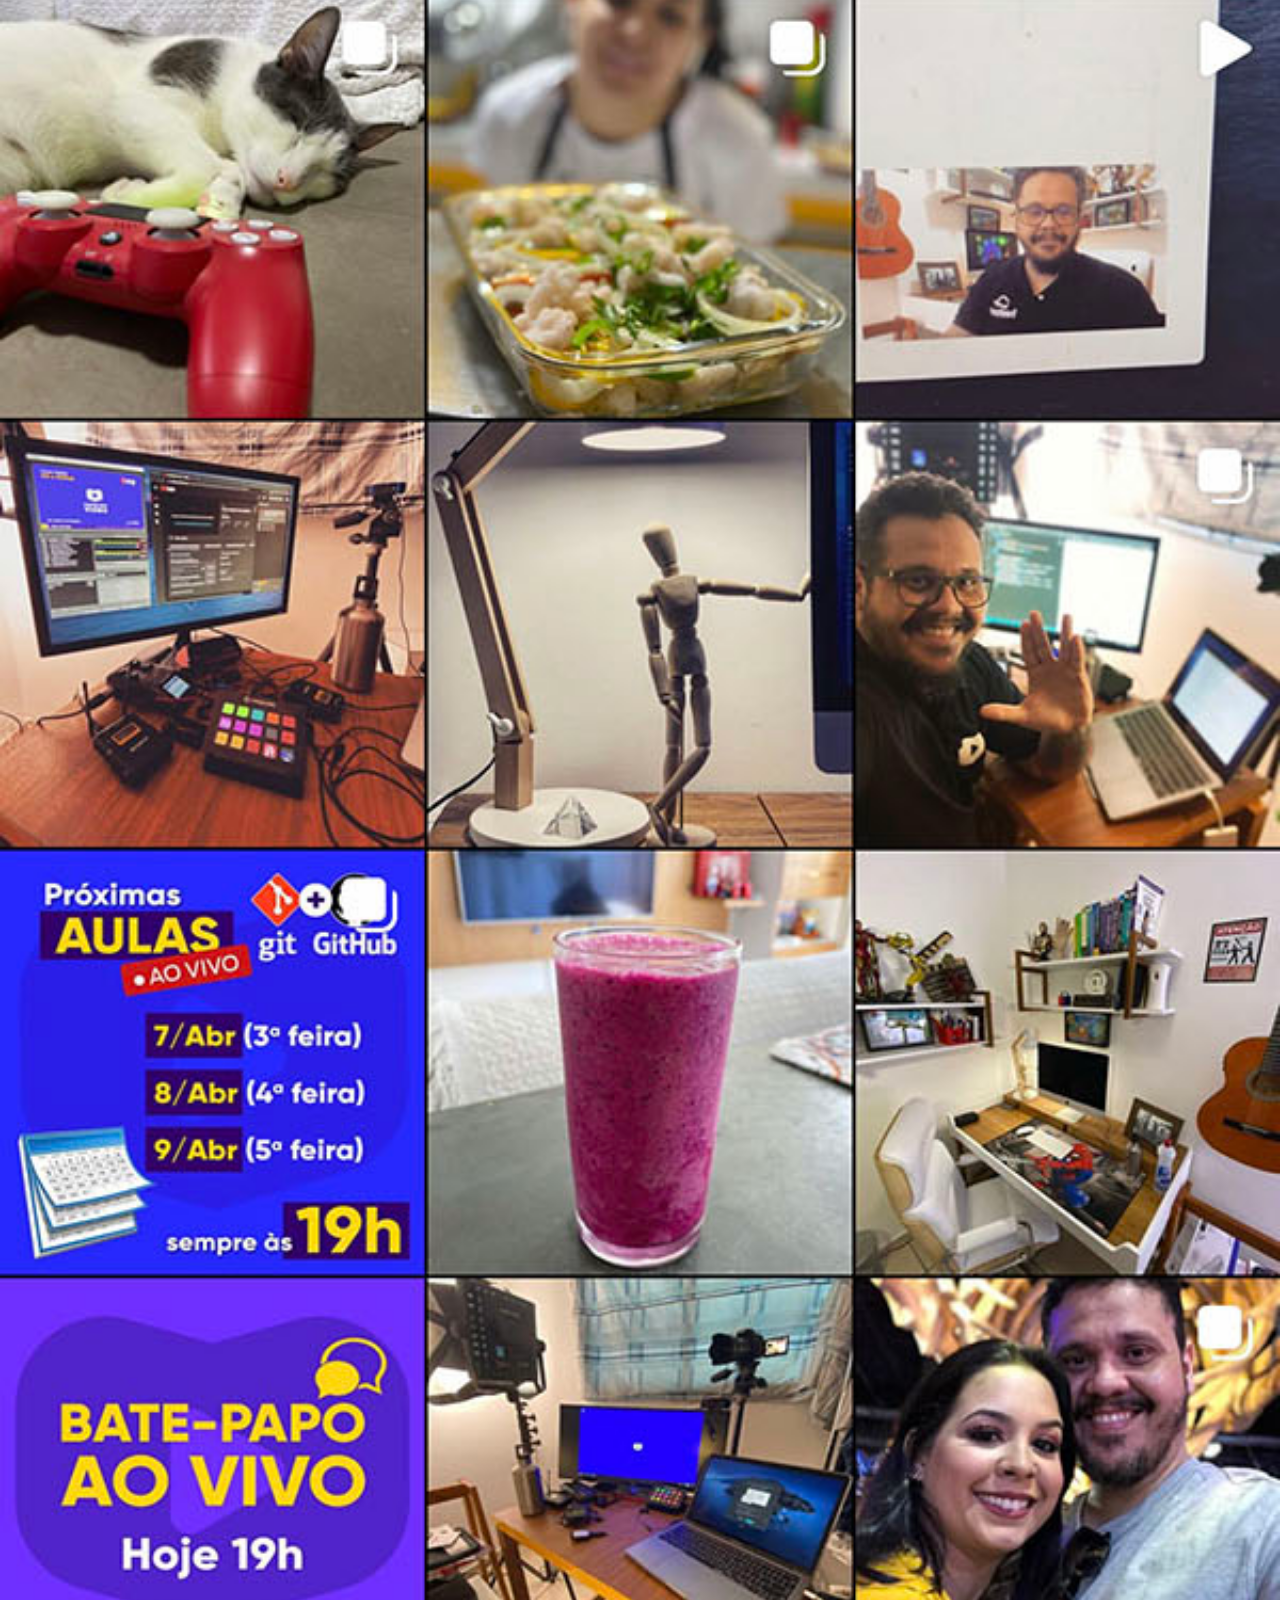
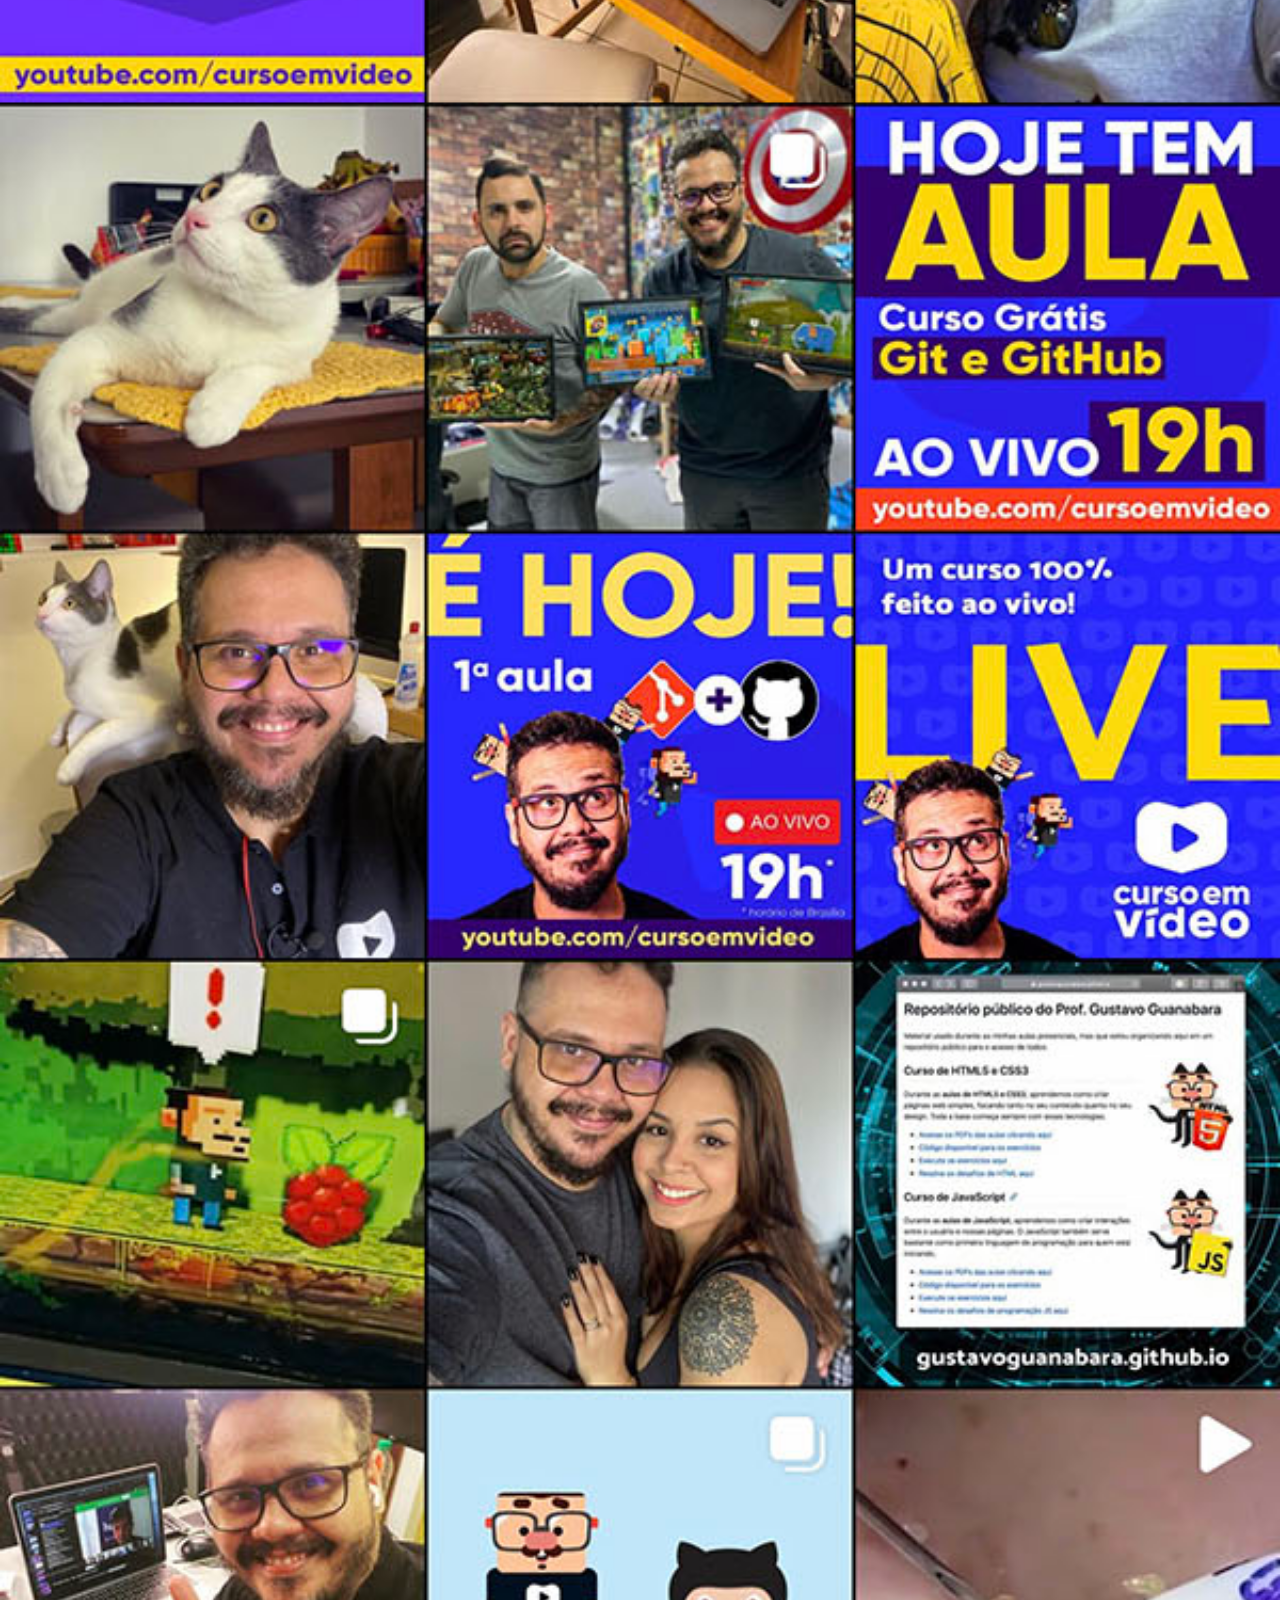
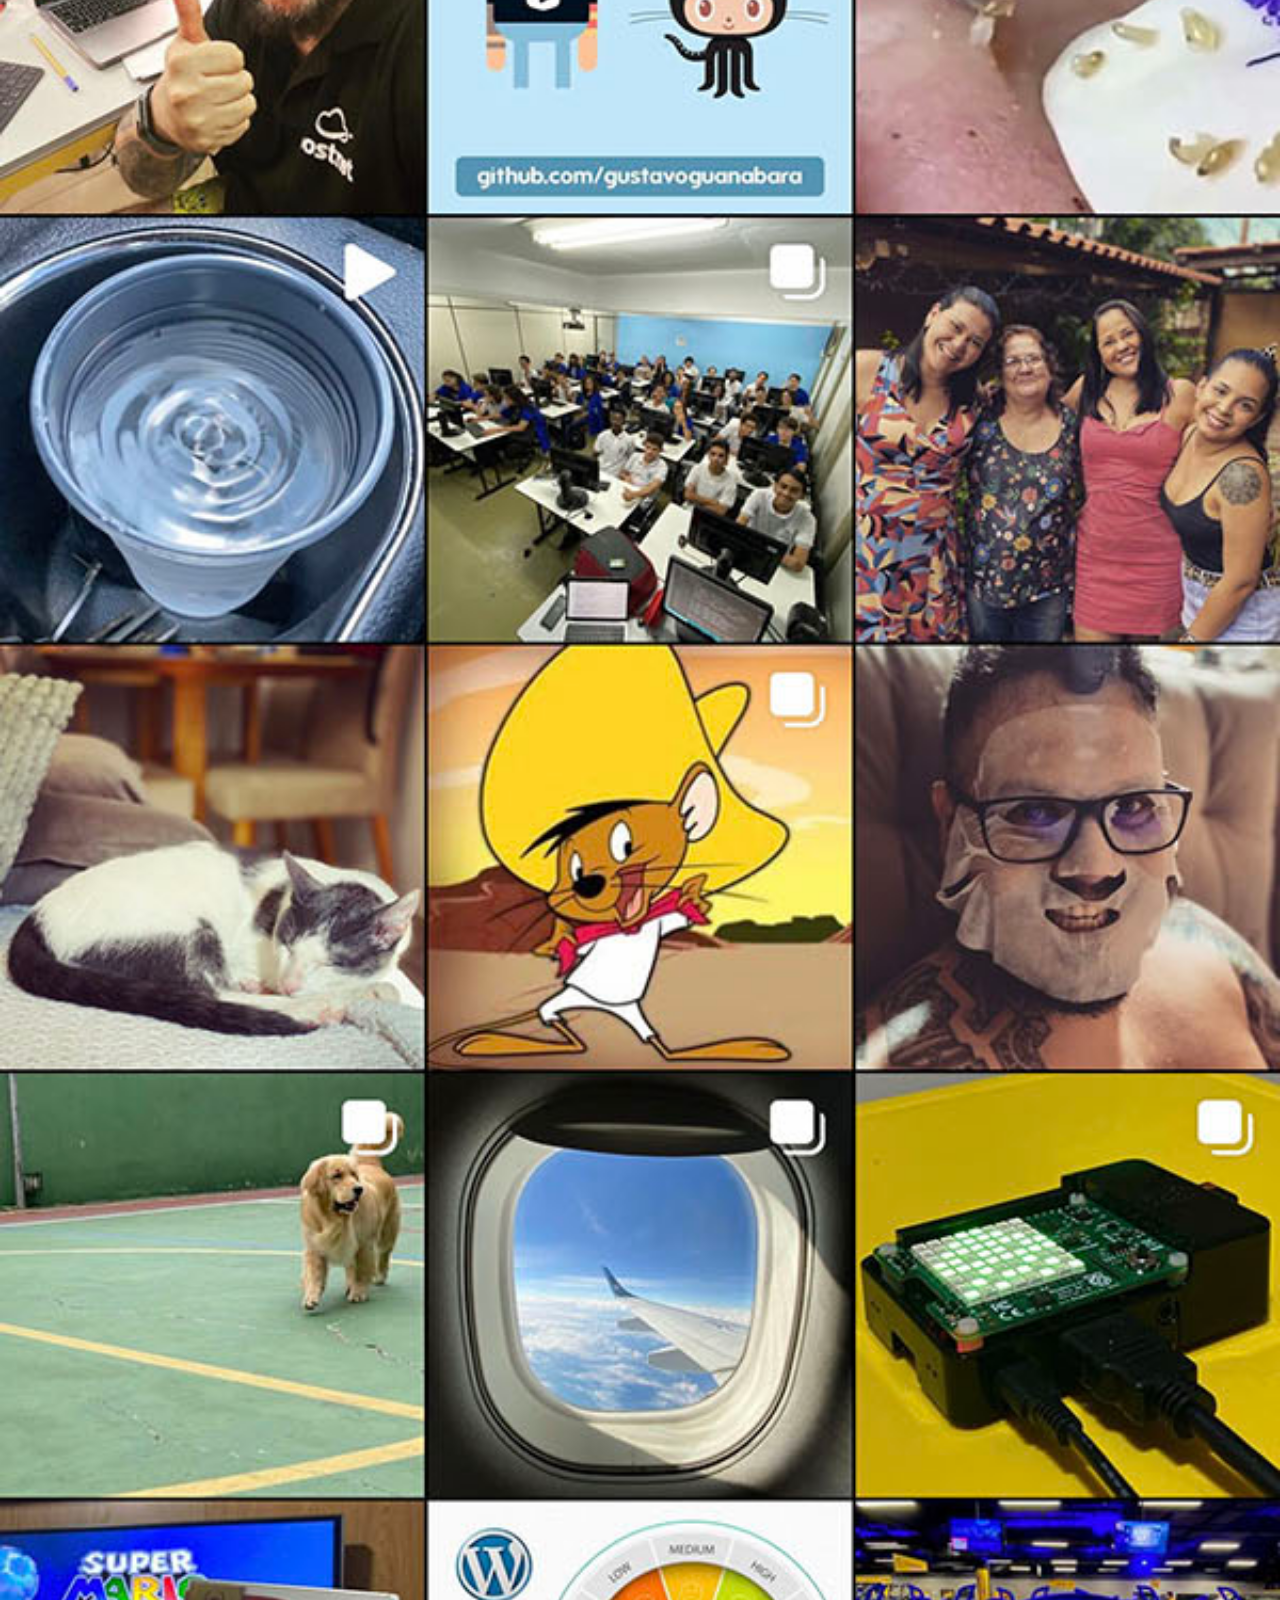
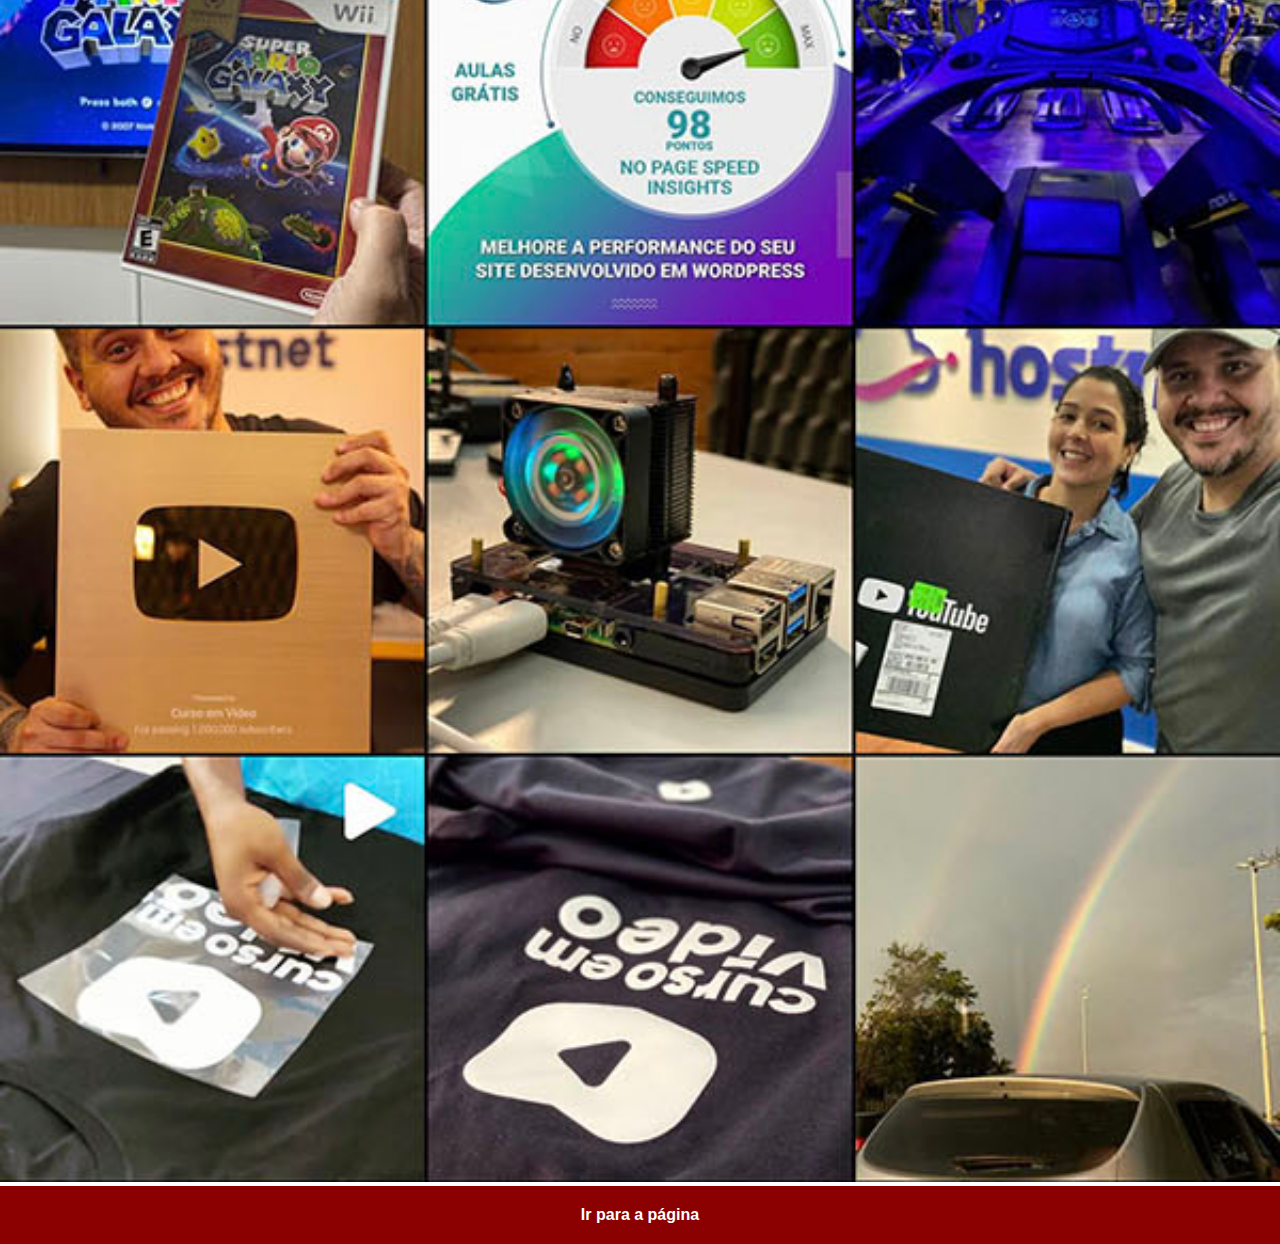
<file: instagram.html>
<!DOCTYPE html>
<html lang="pt-PT">
<head>
    <meta charset="UTF-8">
    <meta name="viewport" content="width=device-width, initial-scale=1.0">
    <title>Instagram</title>
    <link rel="stylesheet" href="estilos/social.css">
</head>
<body>
    <img src="imagens/tela-instagram.jpg" alt="Instagram">
    <a href="https://www.instagram.com/gustavoguanabara/" target="_blank">Ir para a página</a>
</body>
</html>
</file>
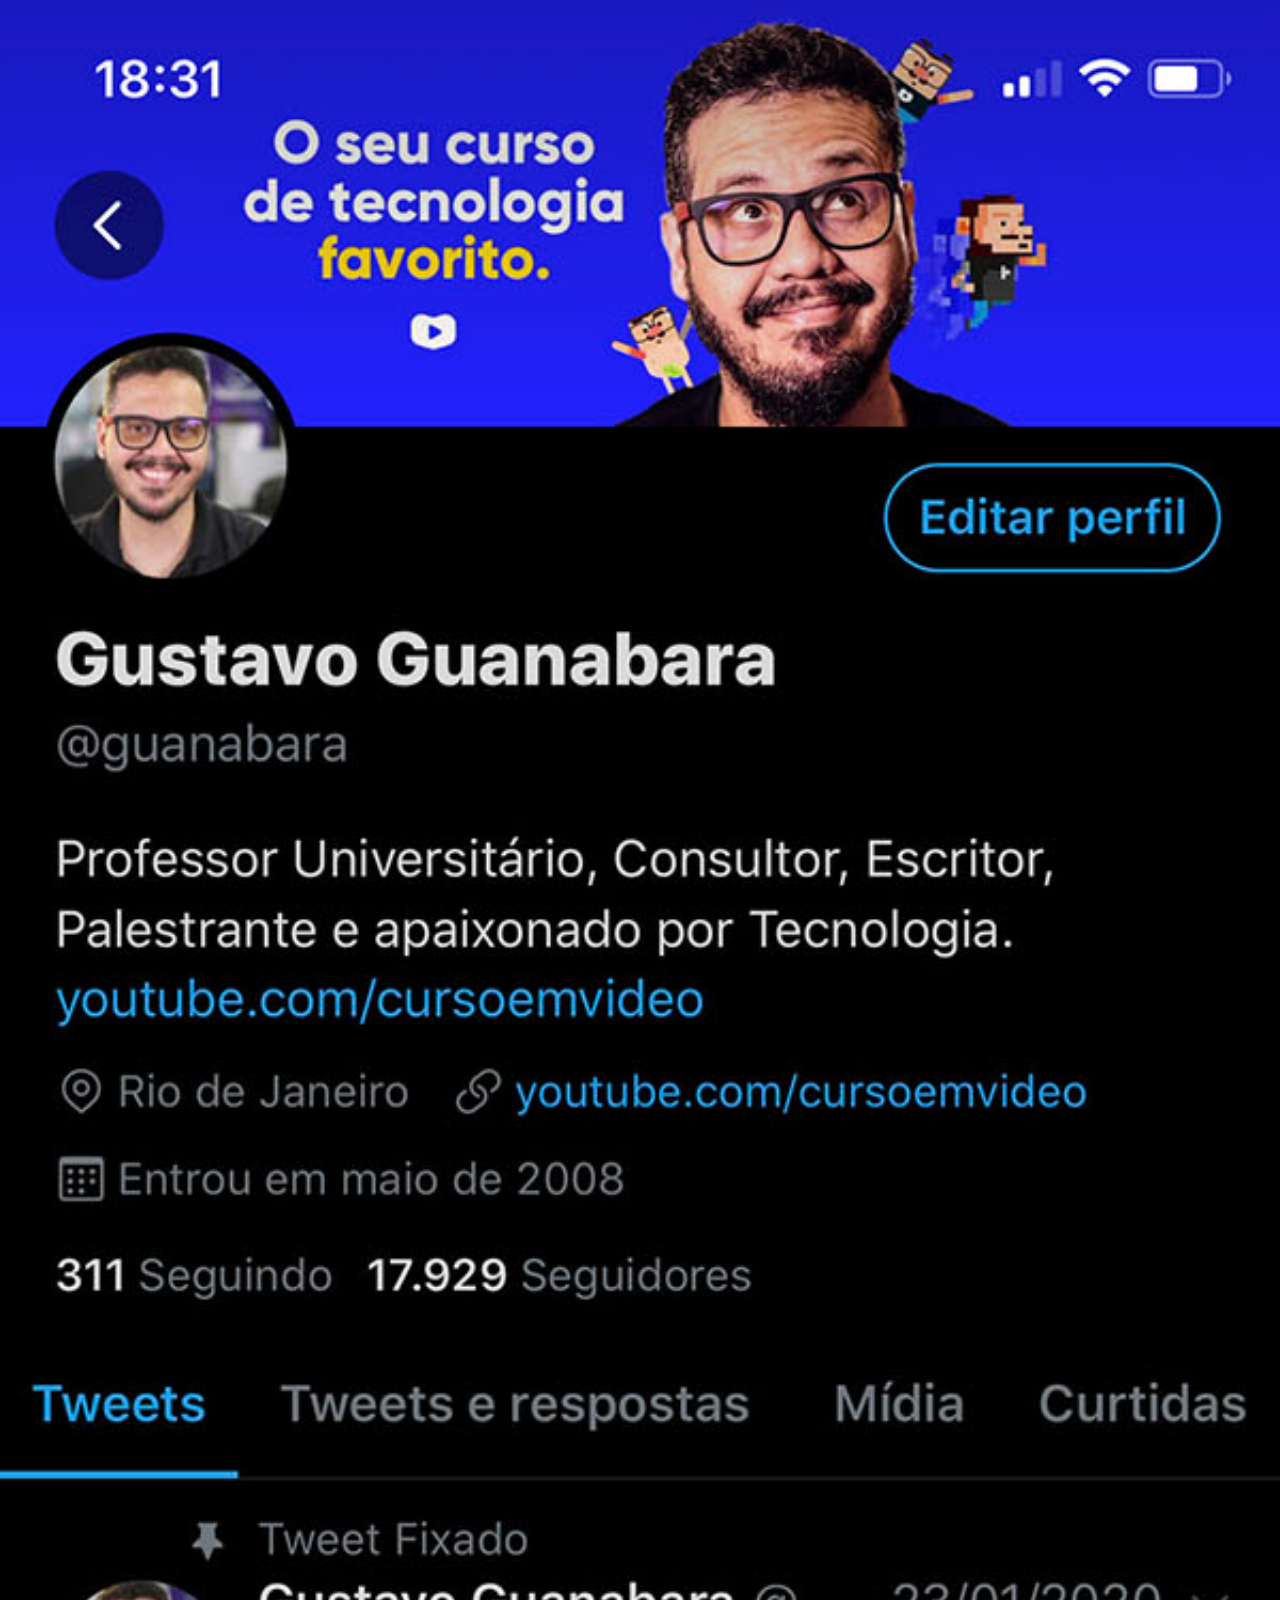
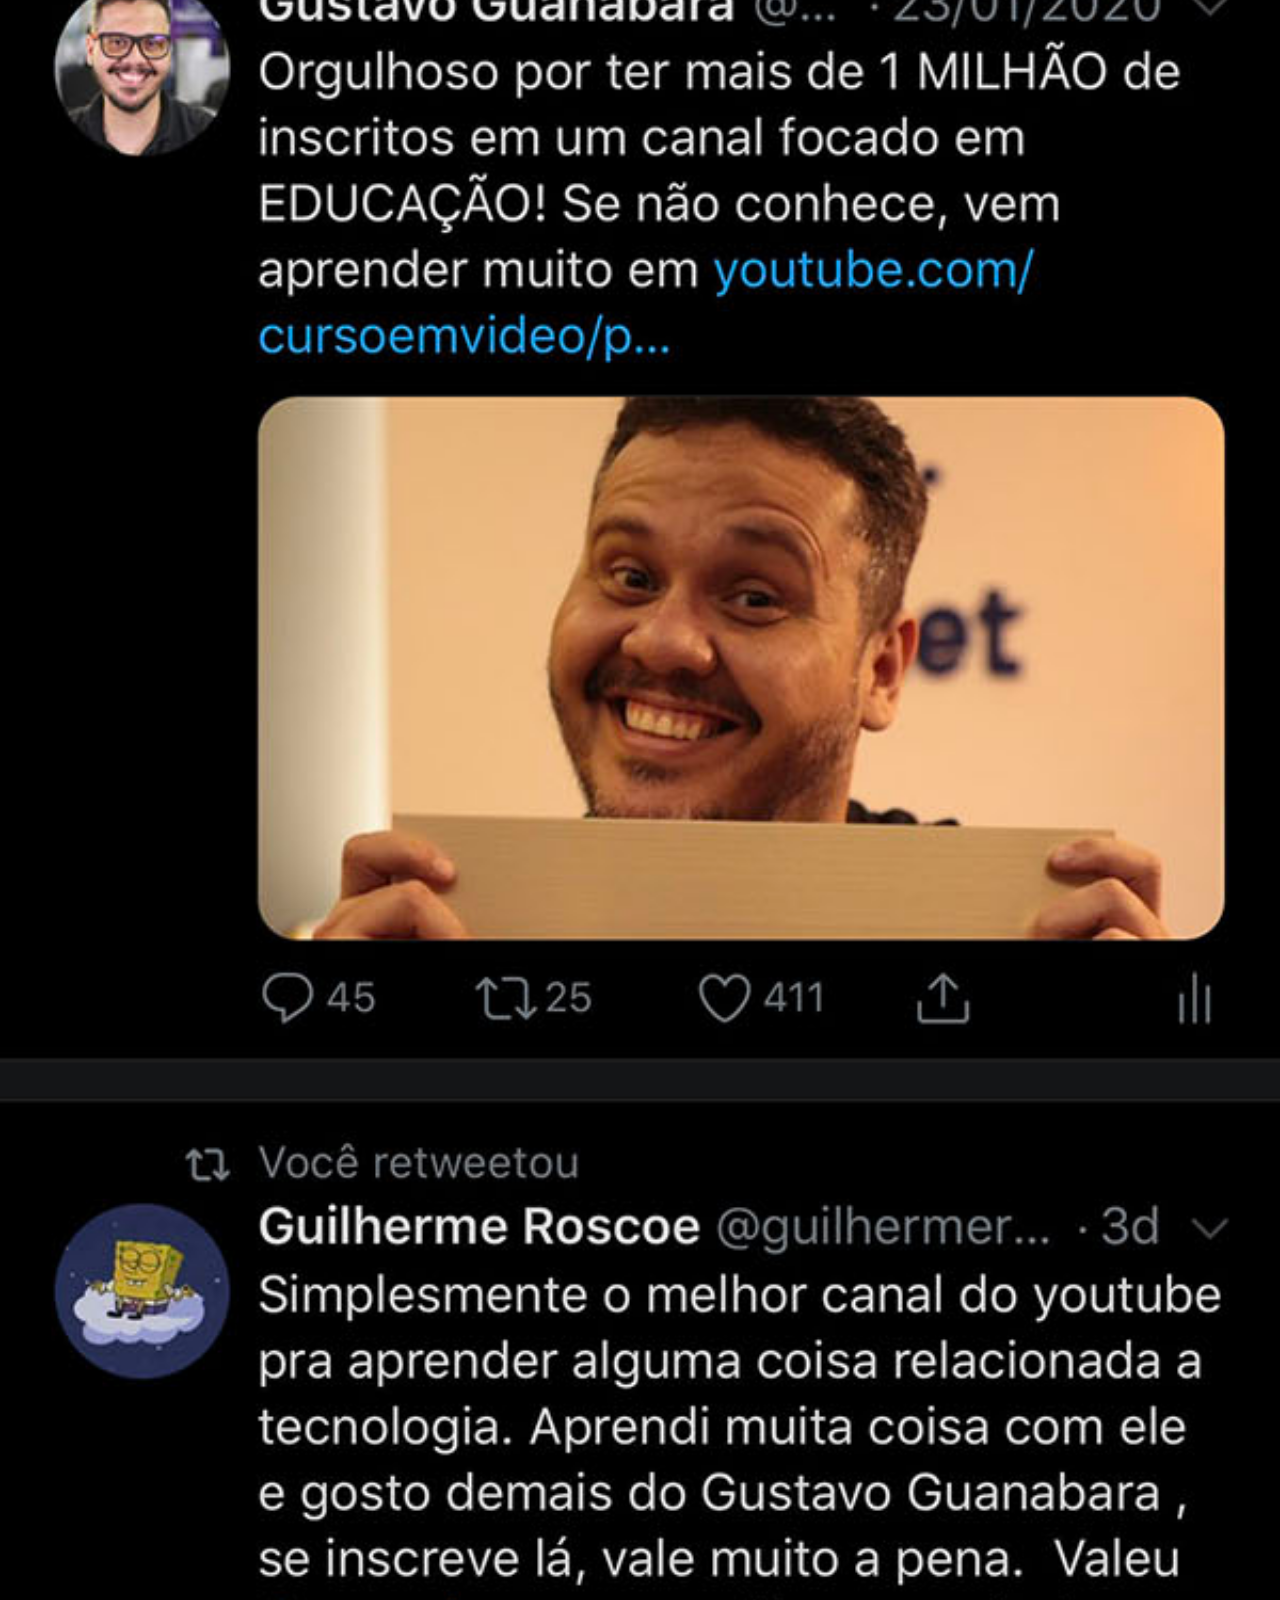
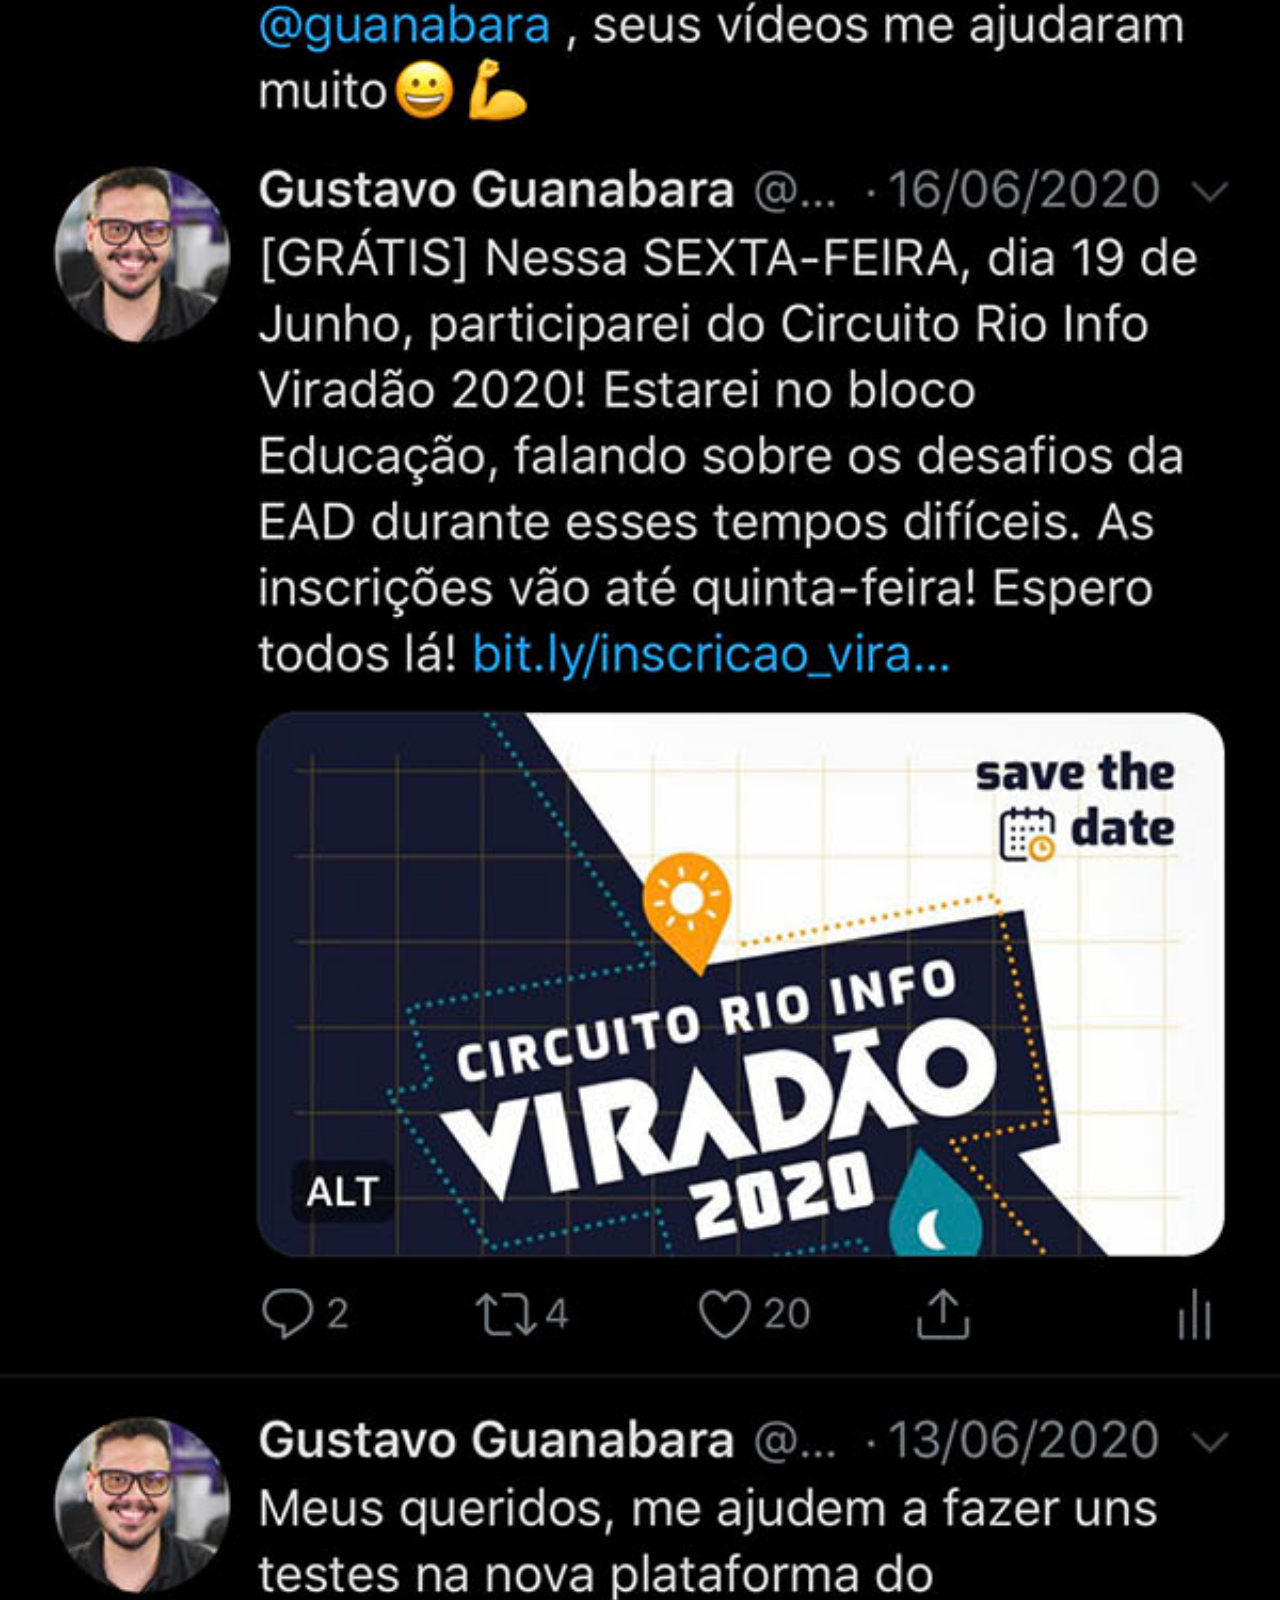
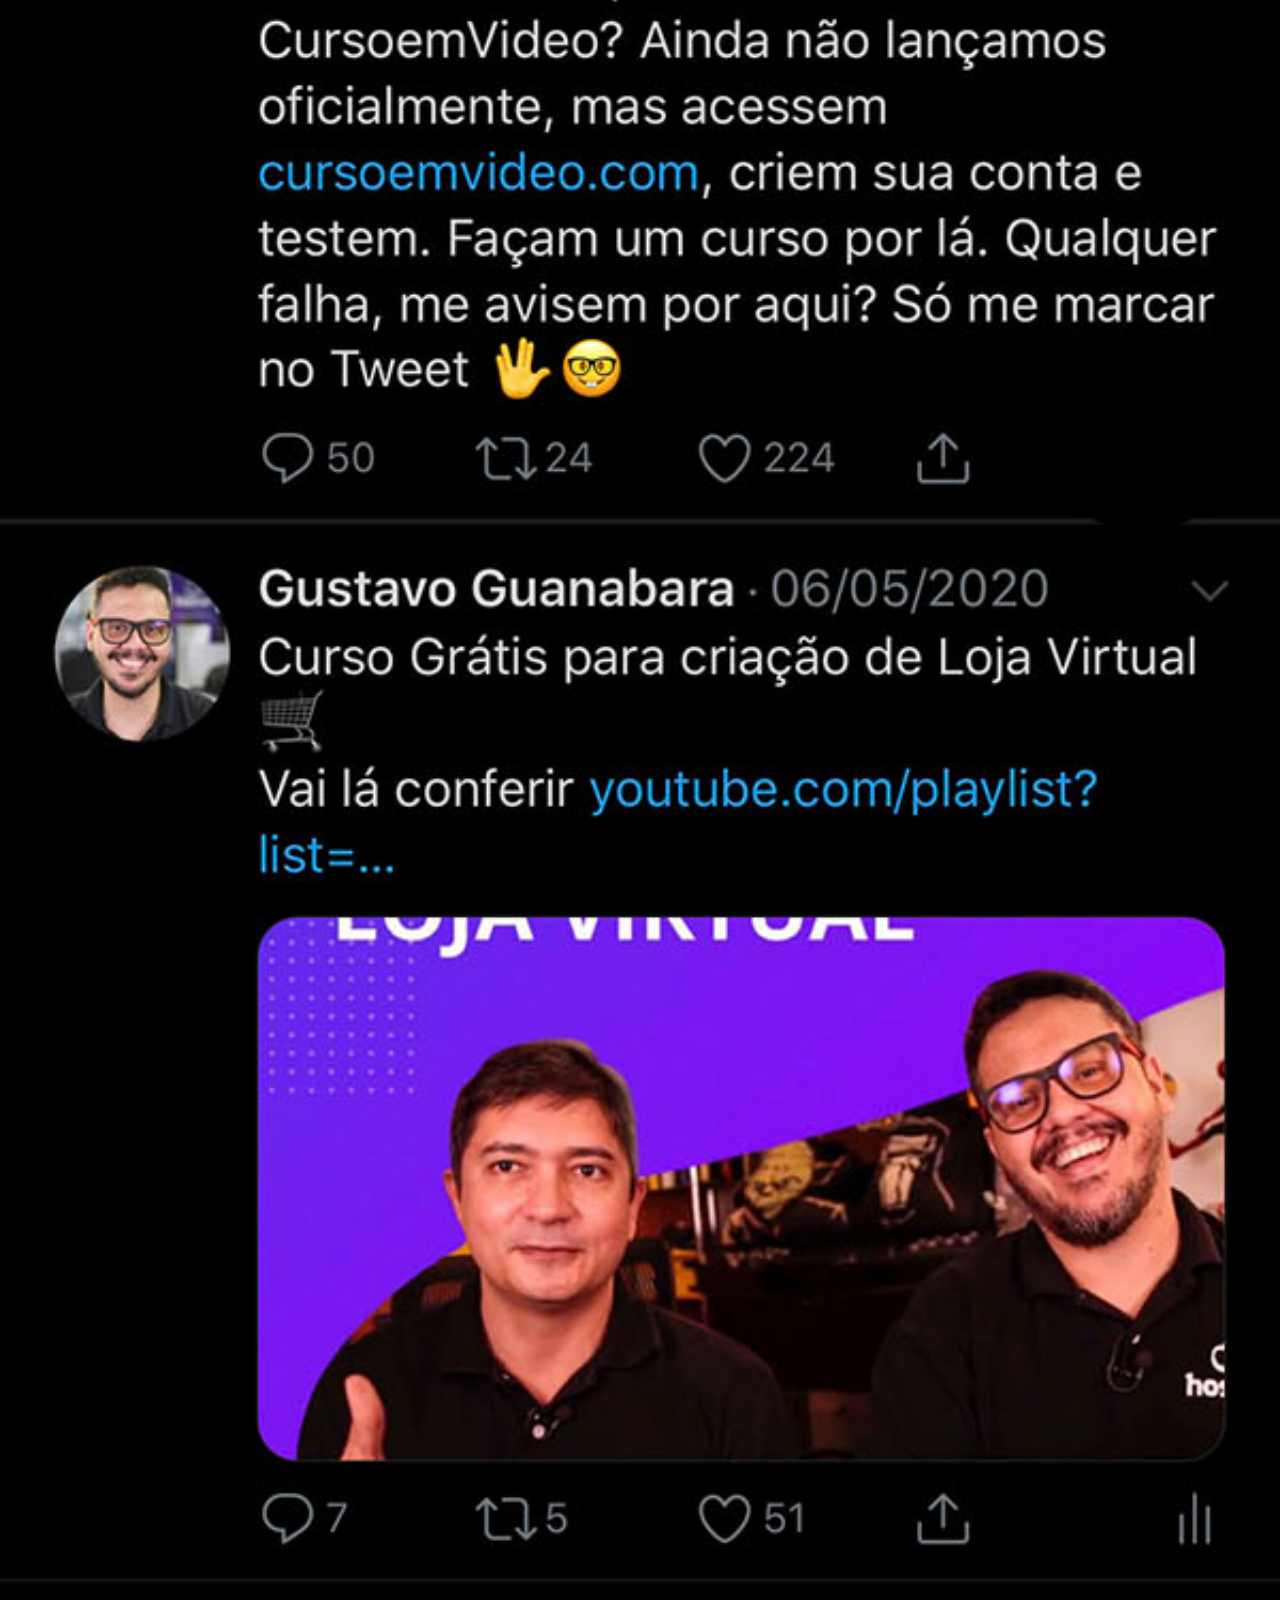
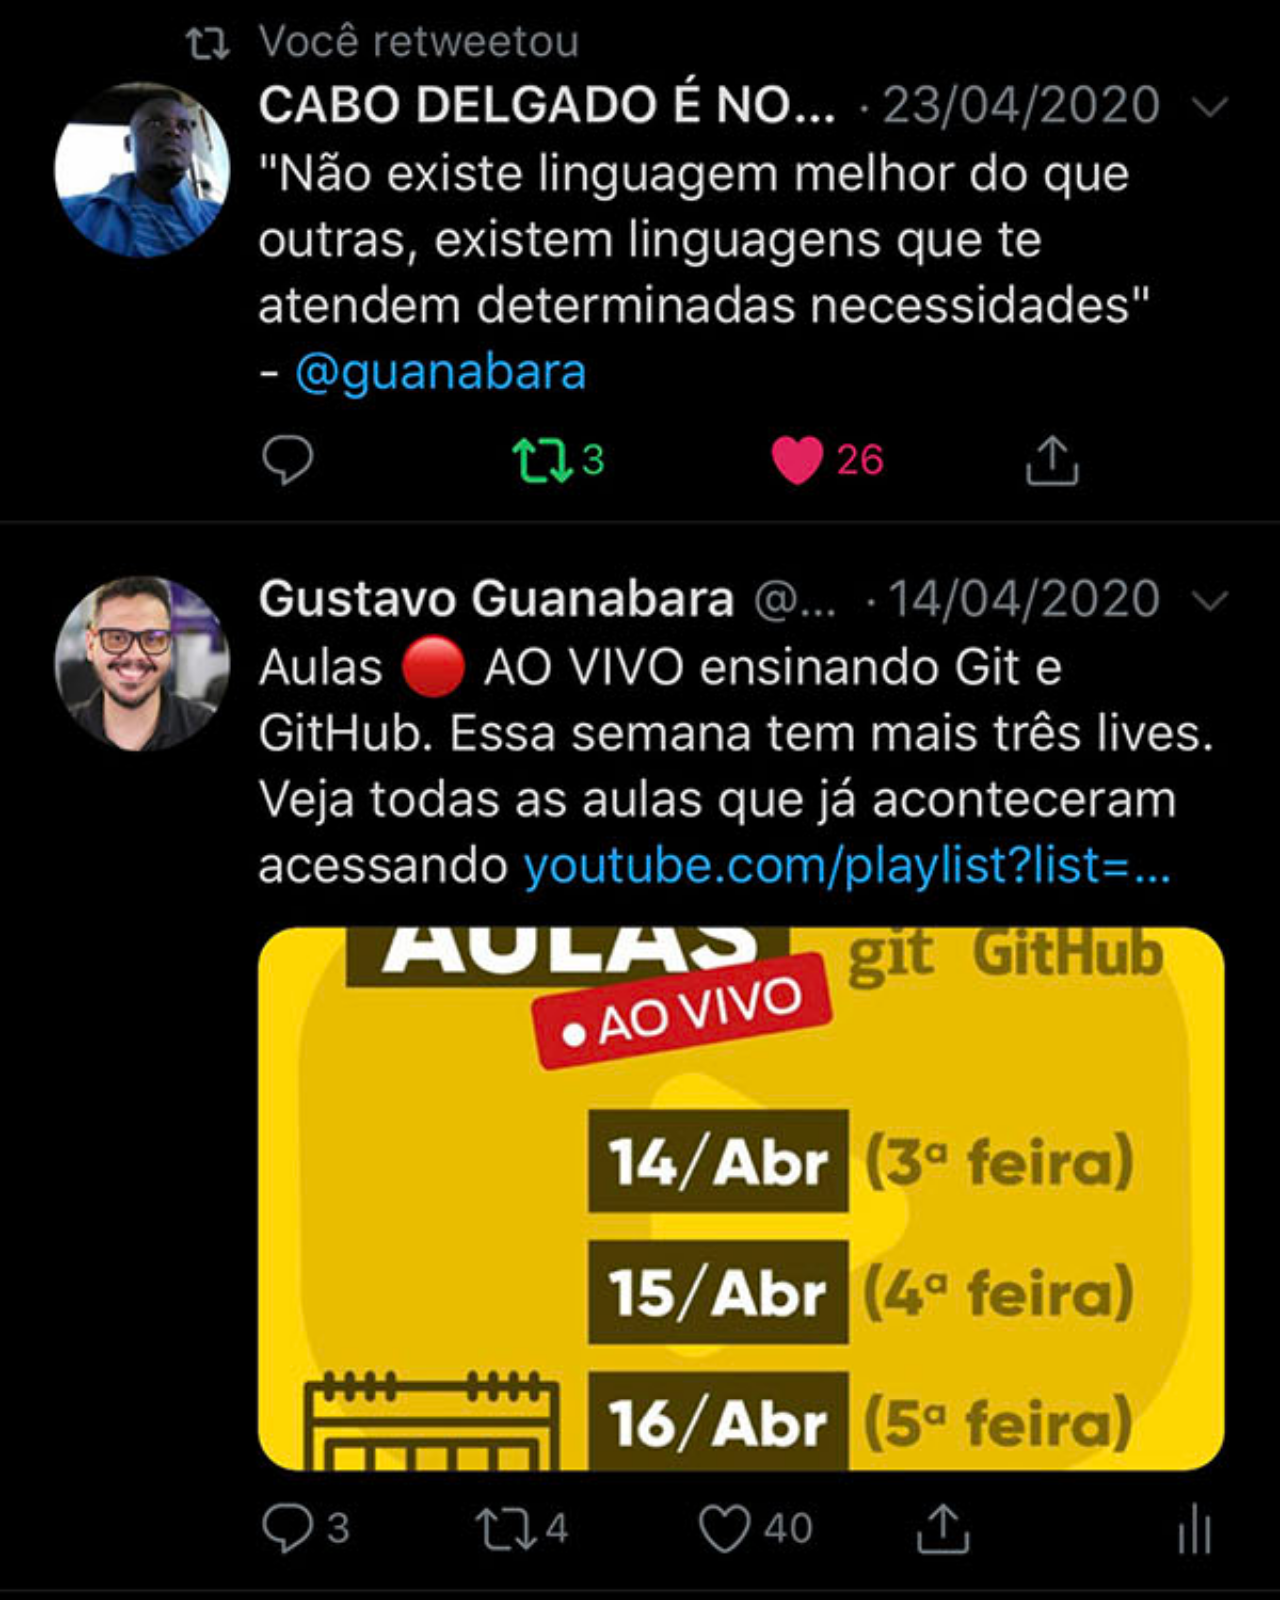
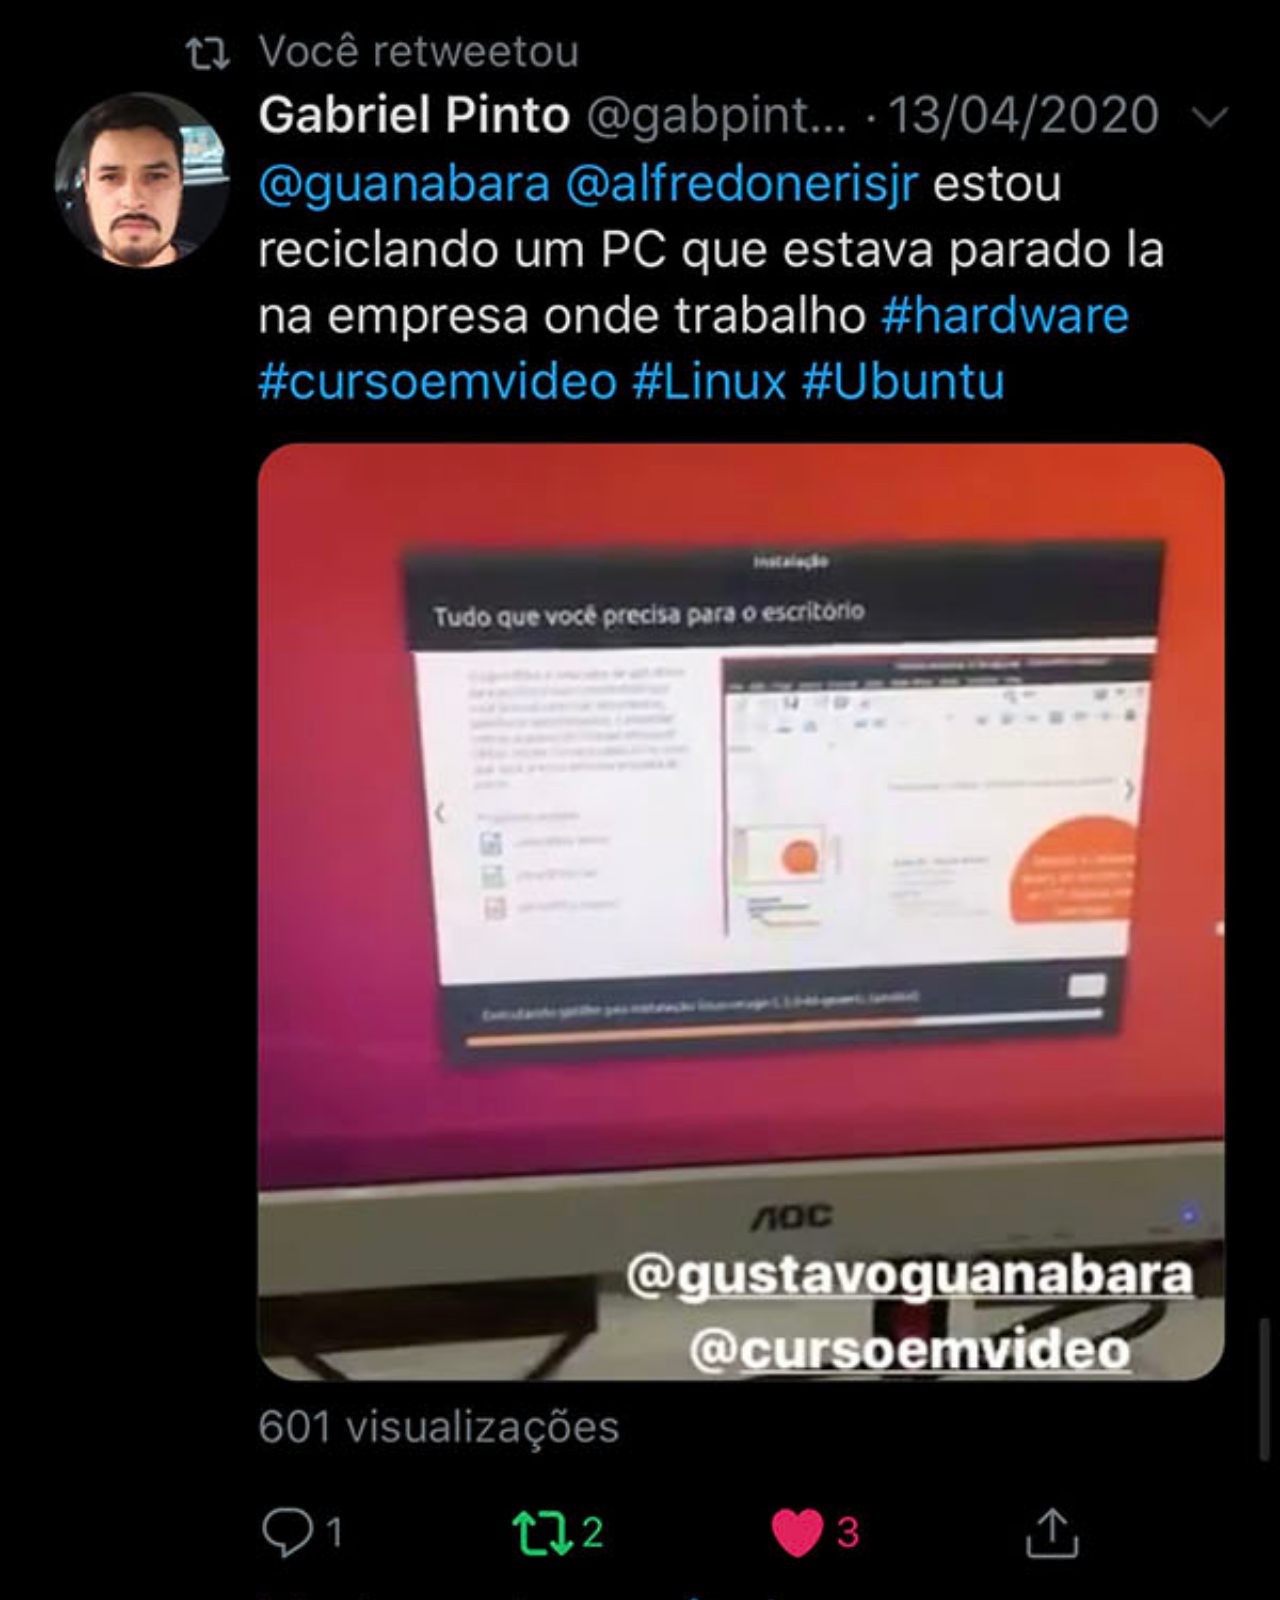
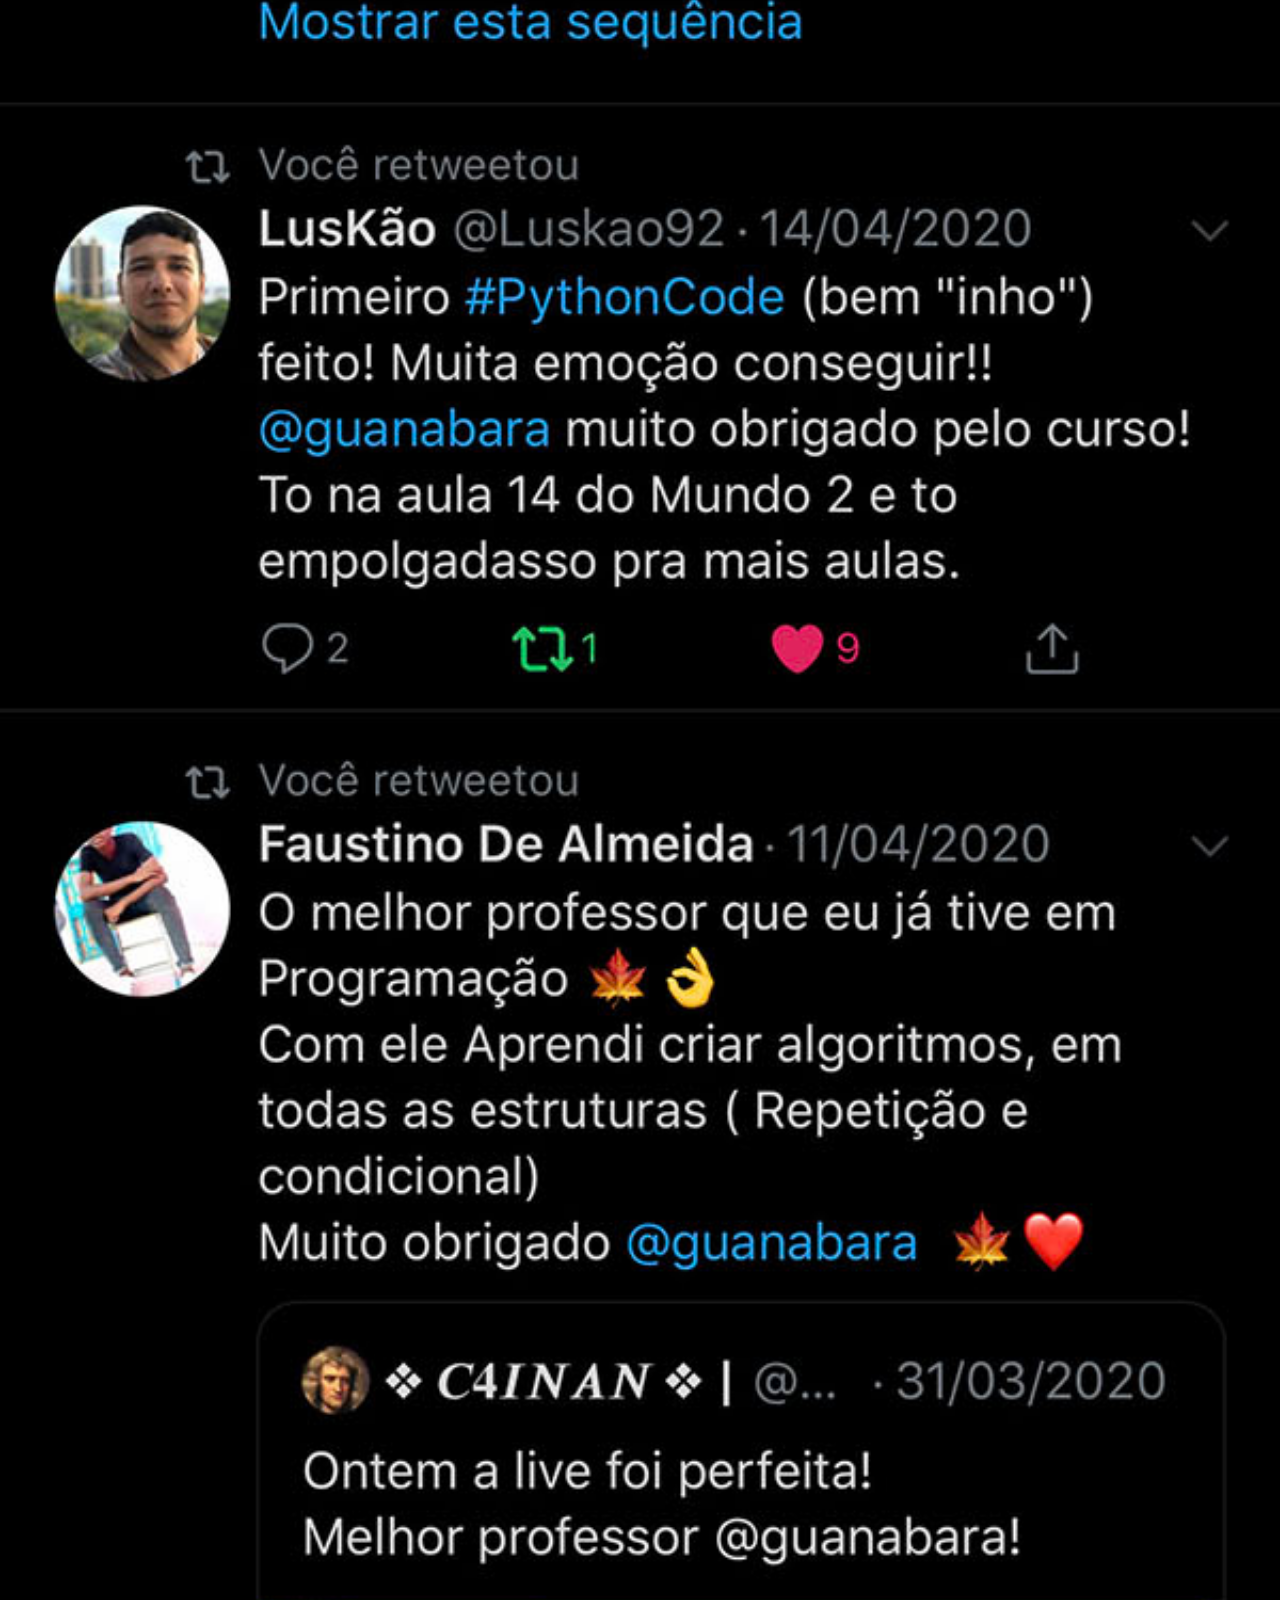
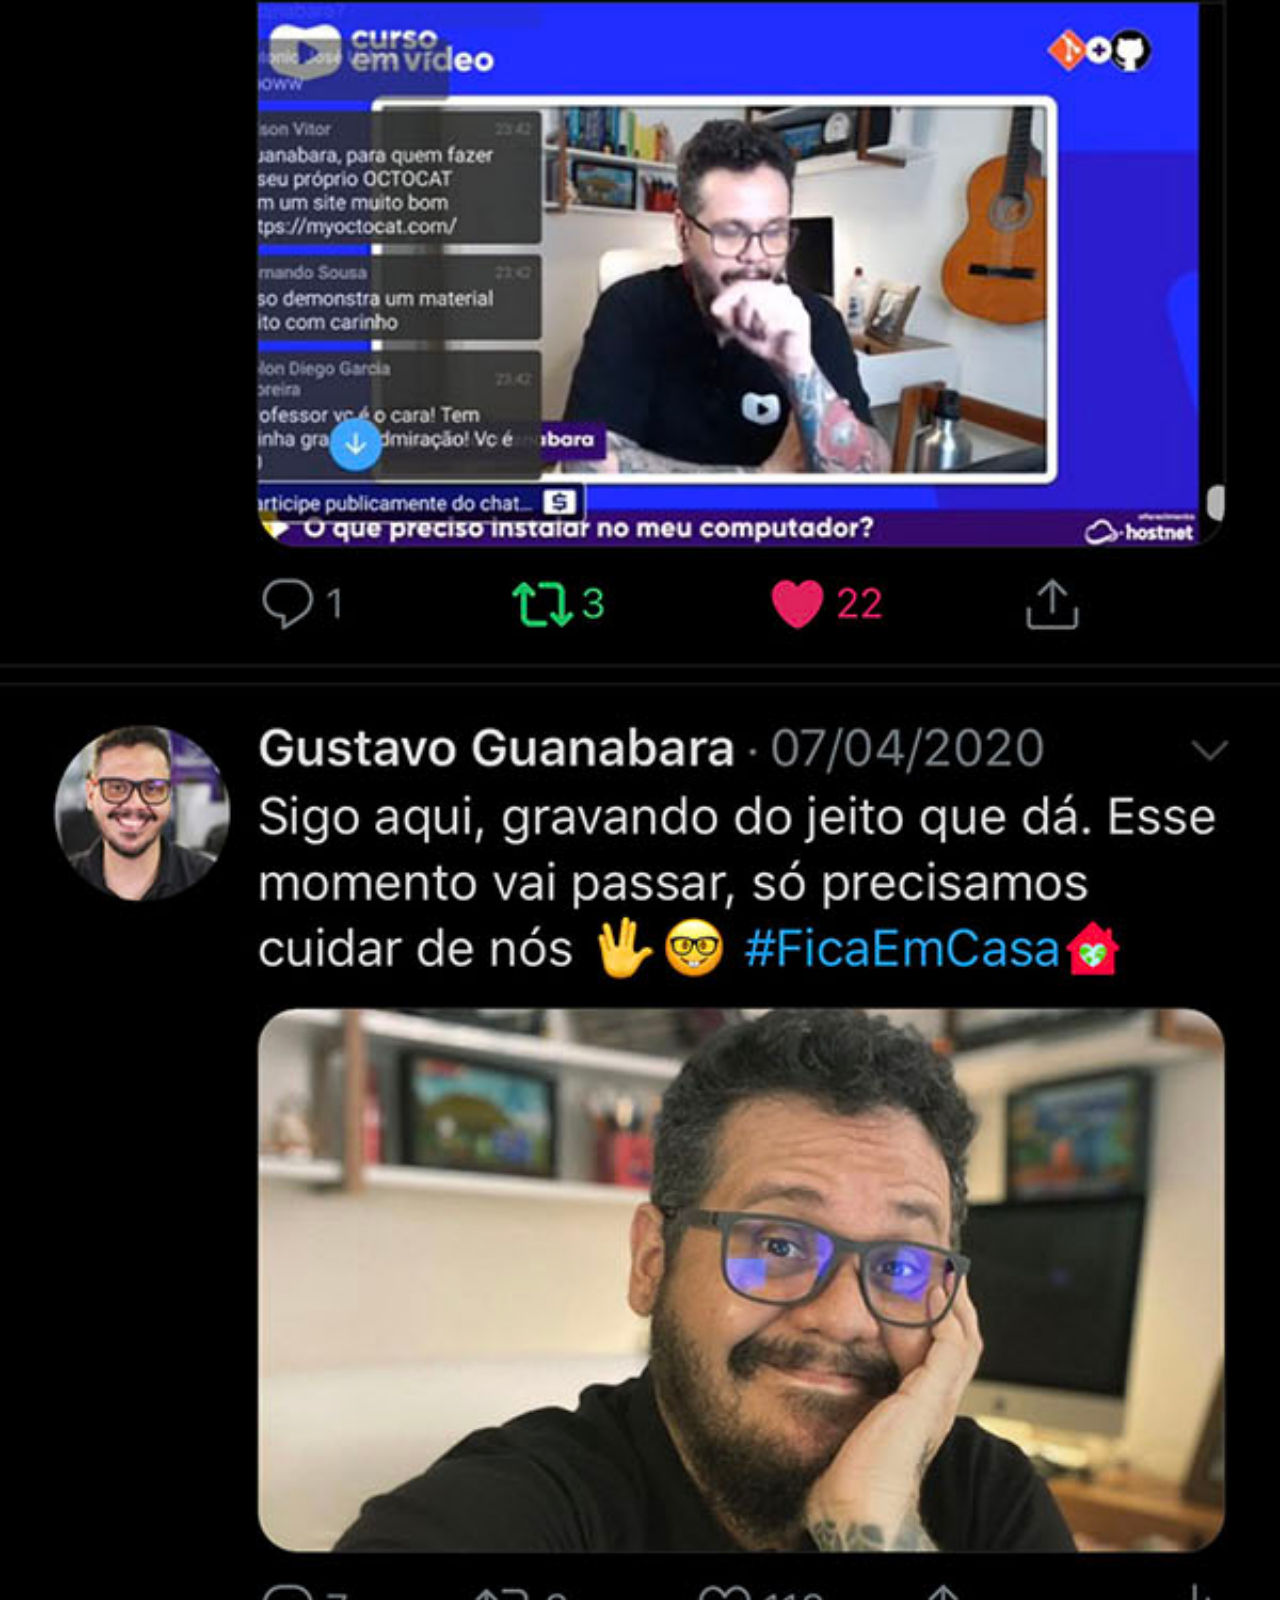
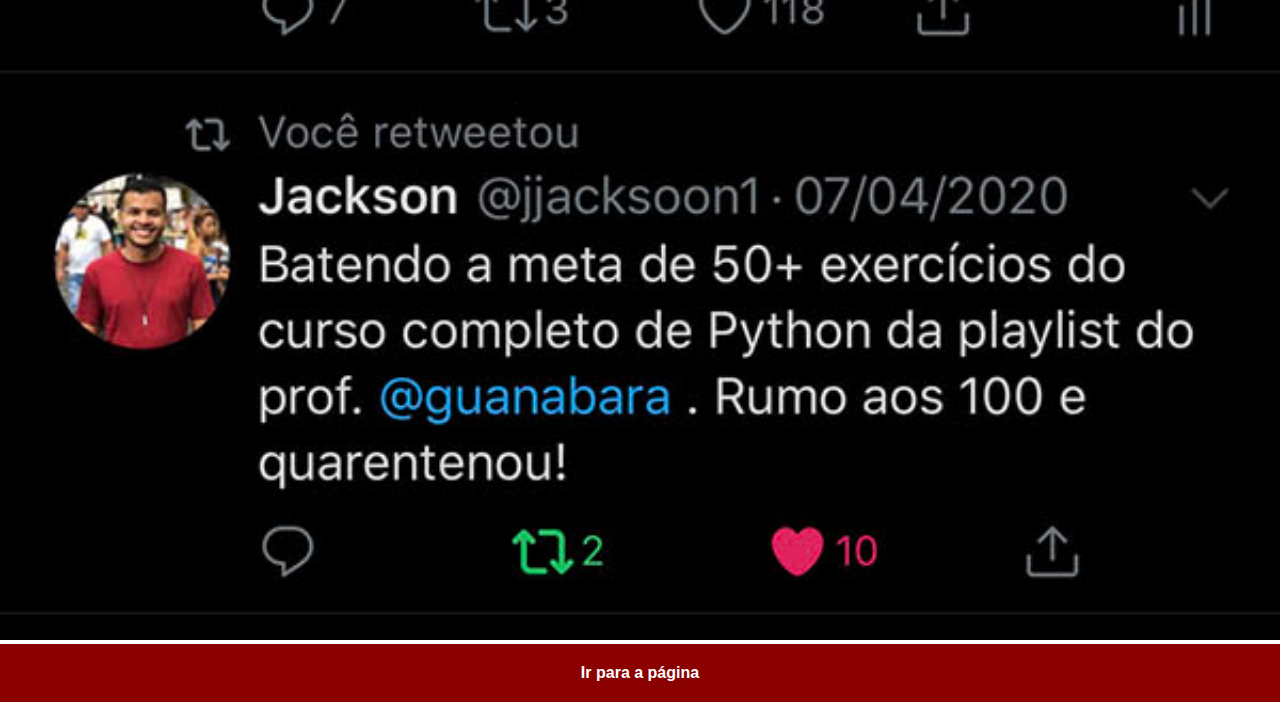
<file: twitter.html>
<!DOCTYPE html>
<html lang="pt-PT">
<head>
    <meta charset="UTF-8">
    <meta name="viewport" content="width=device-width, initial-scale=1.0">
    <title>Twitter</title>
    <link rel="stylesheet" href="estilos/social.css">
</head>
<body>
    <img src="imagens/tela-twitter.jpg" alt="Twitter">
    <a href="https://twitter.com/guanabara" target="_blank">Ir para a página</a>
</body>
</html>
</file>
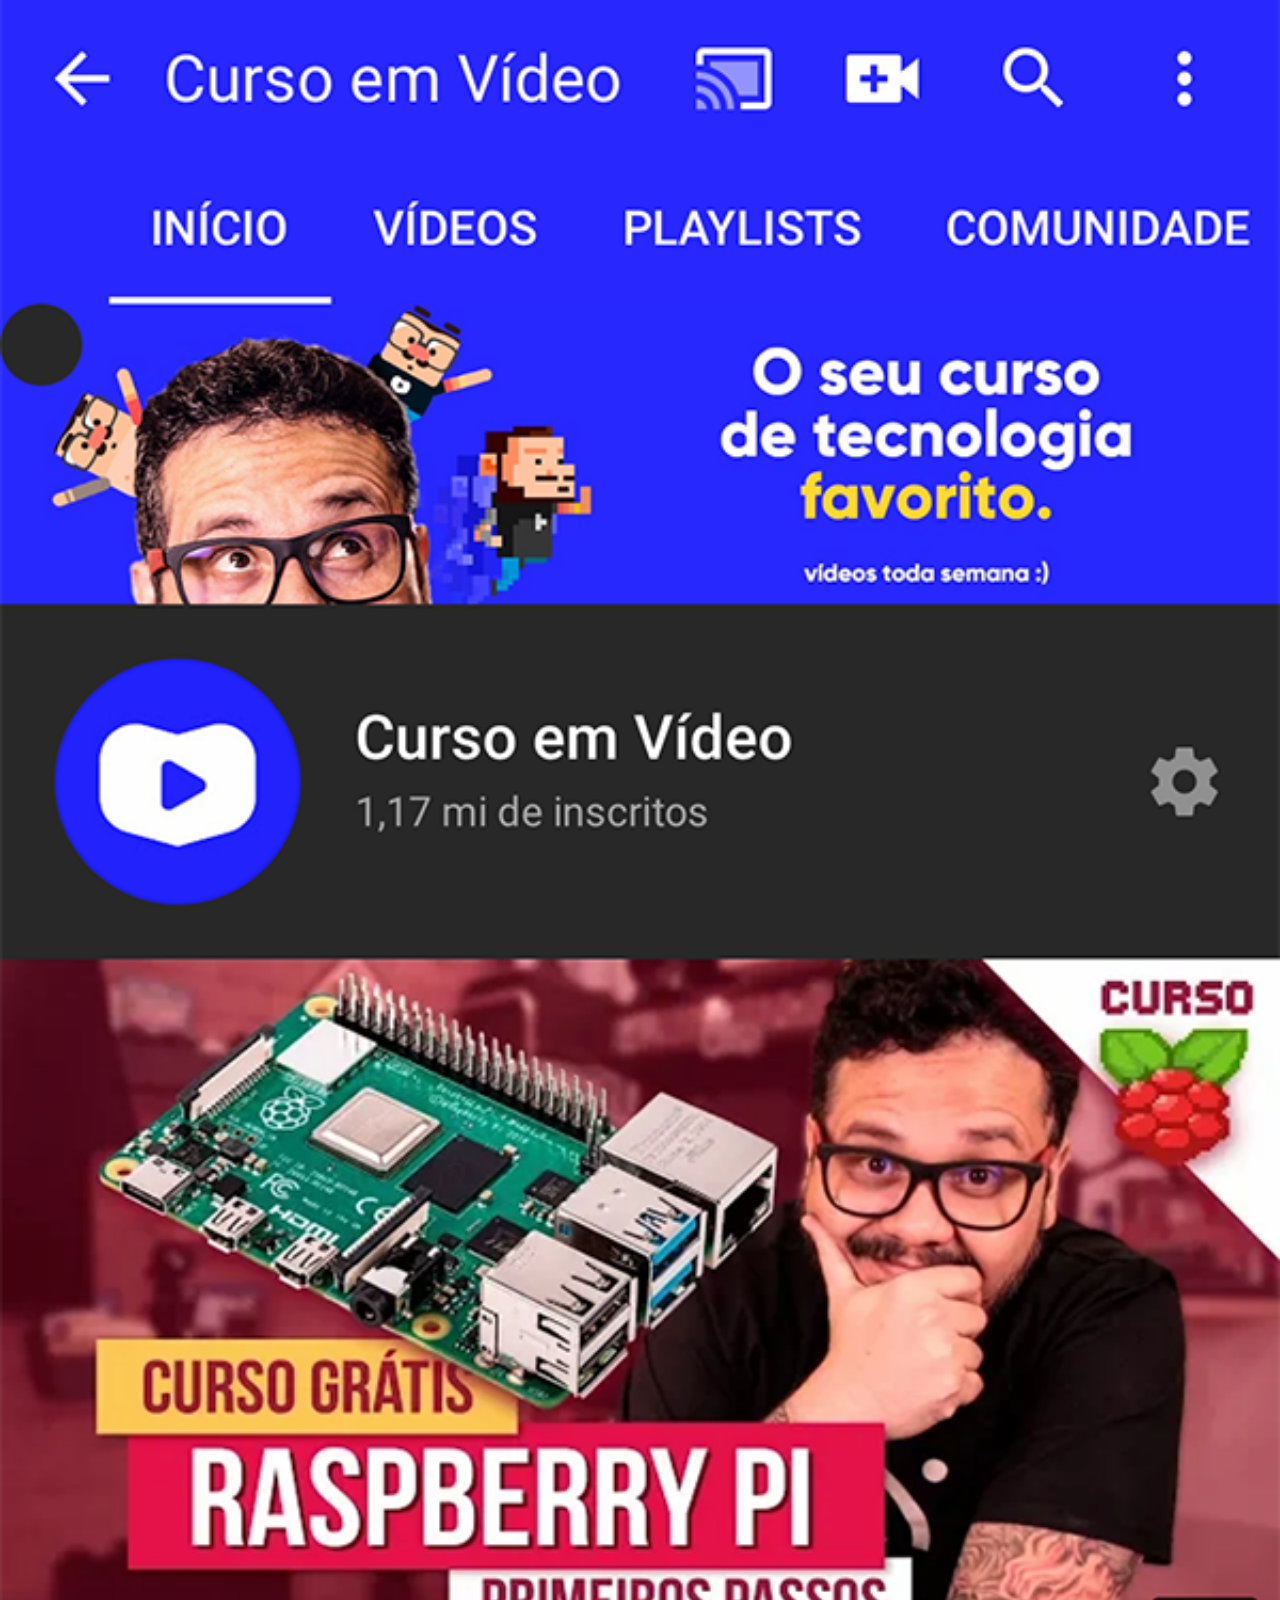
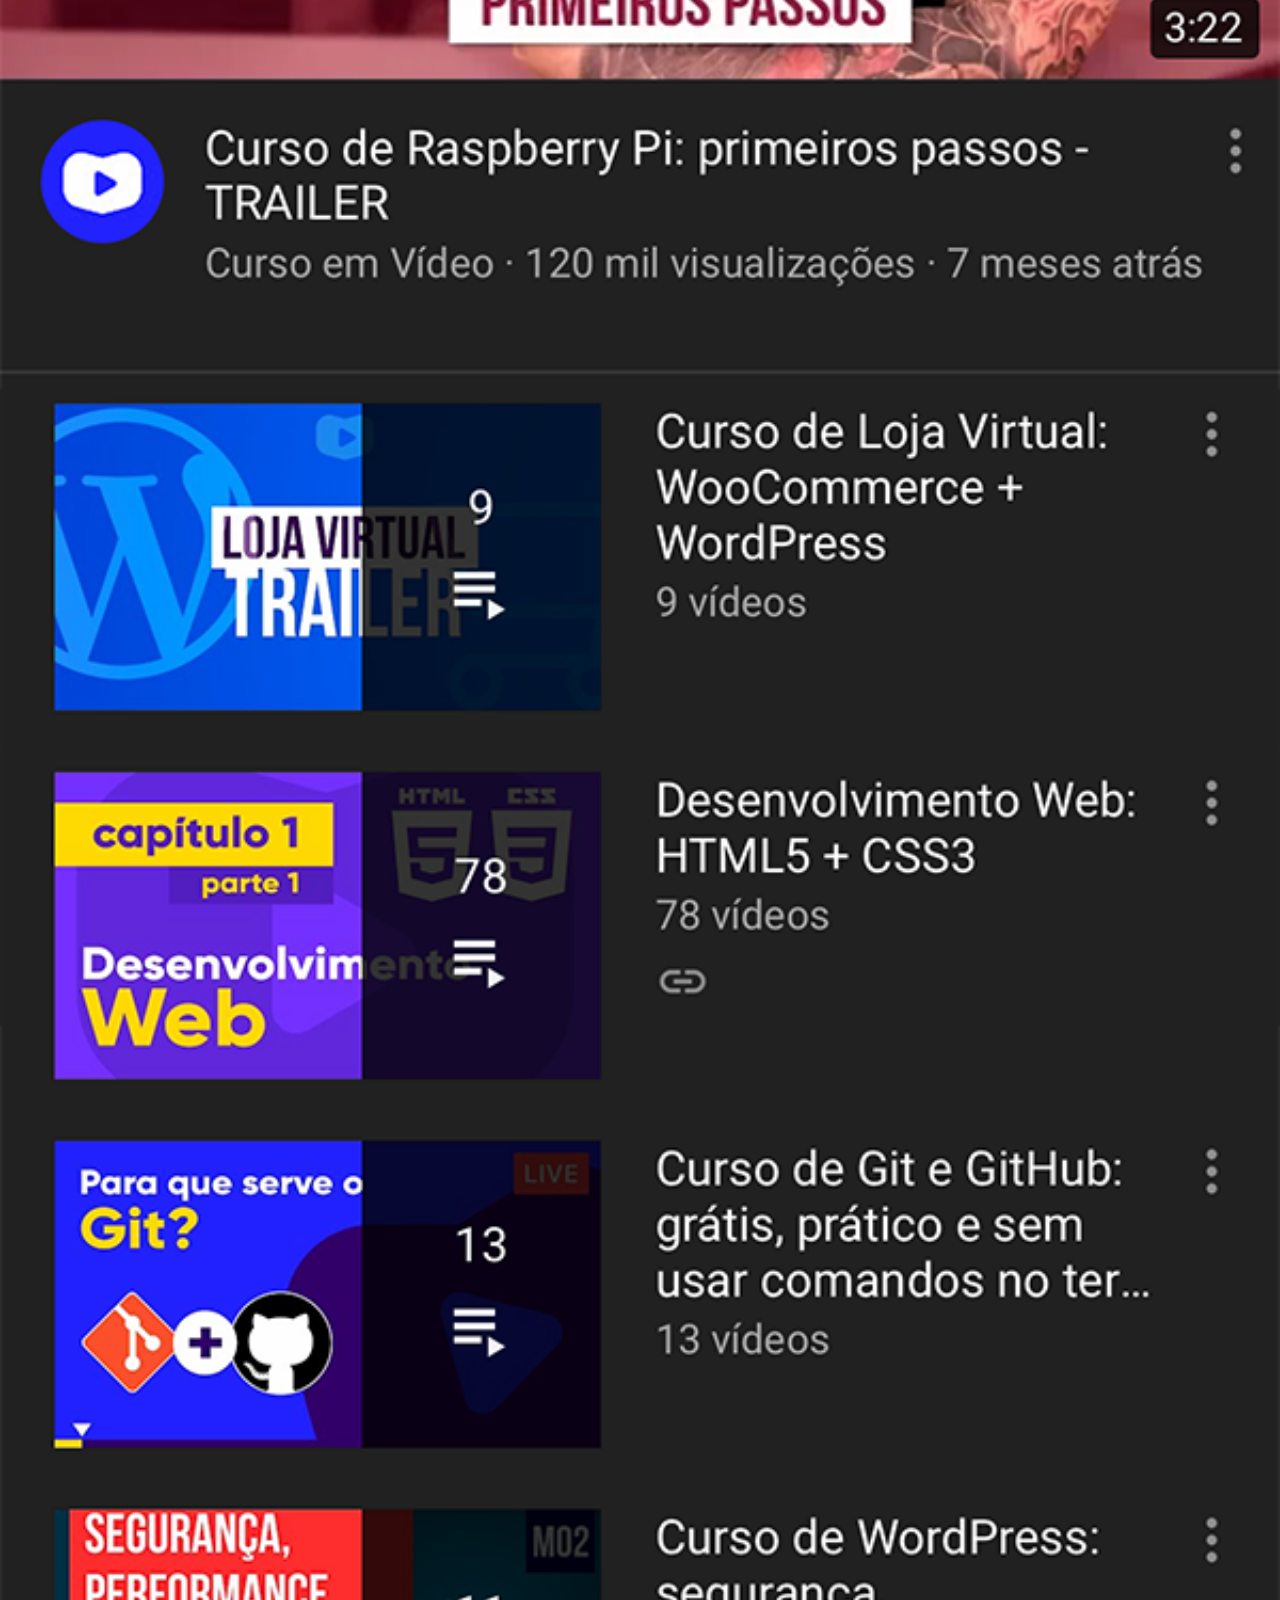
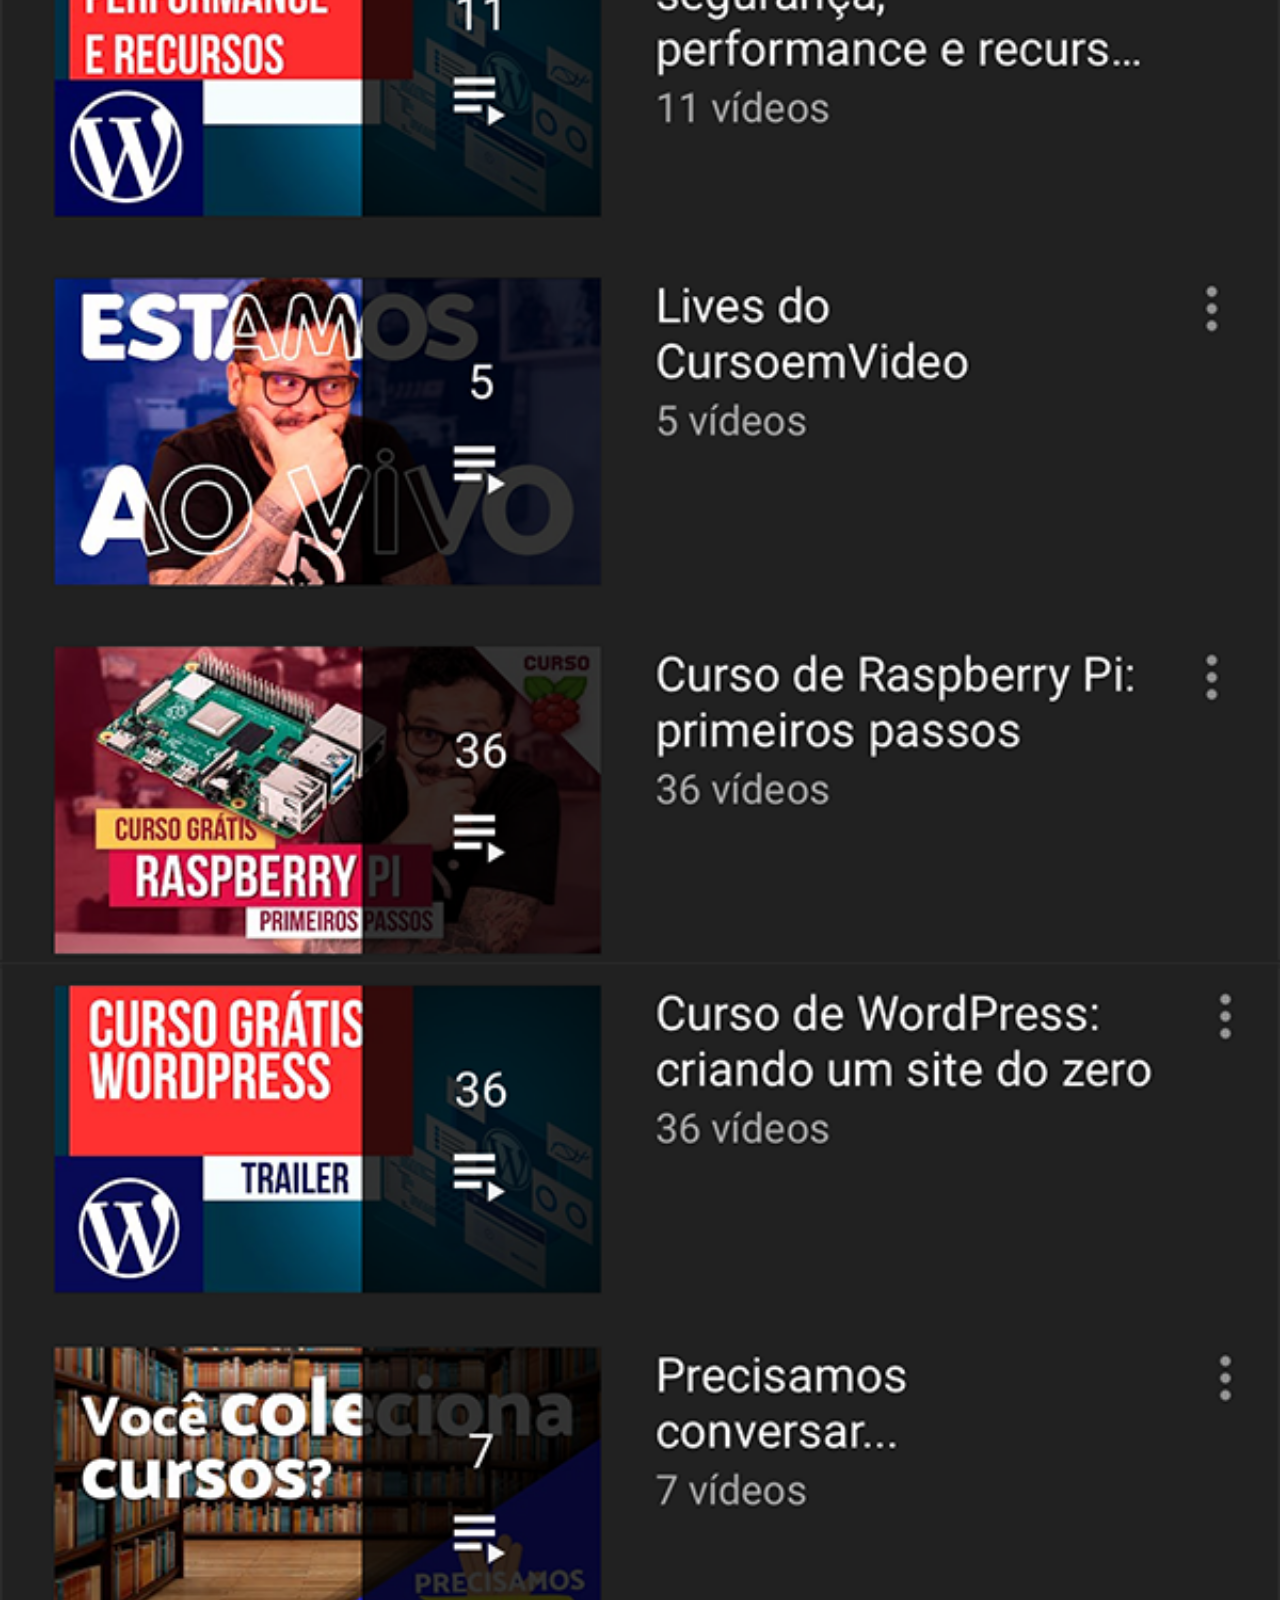
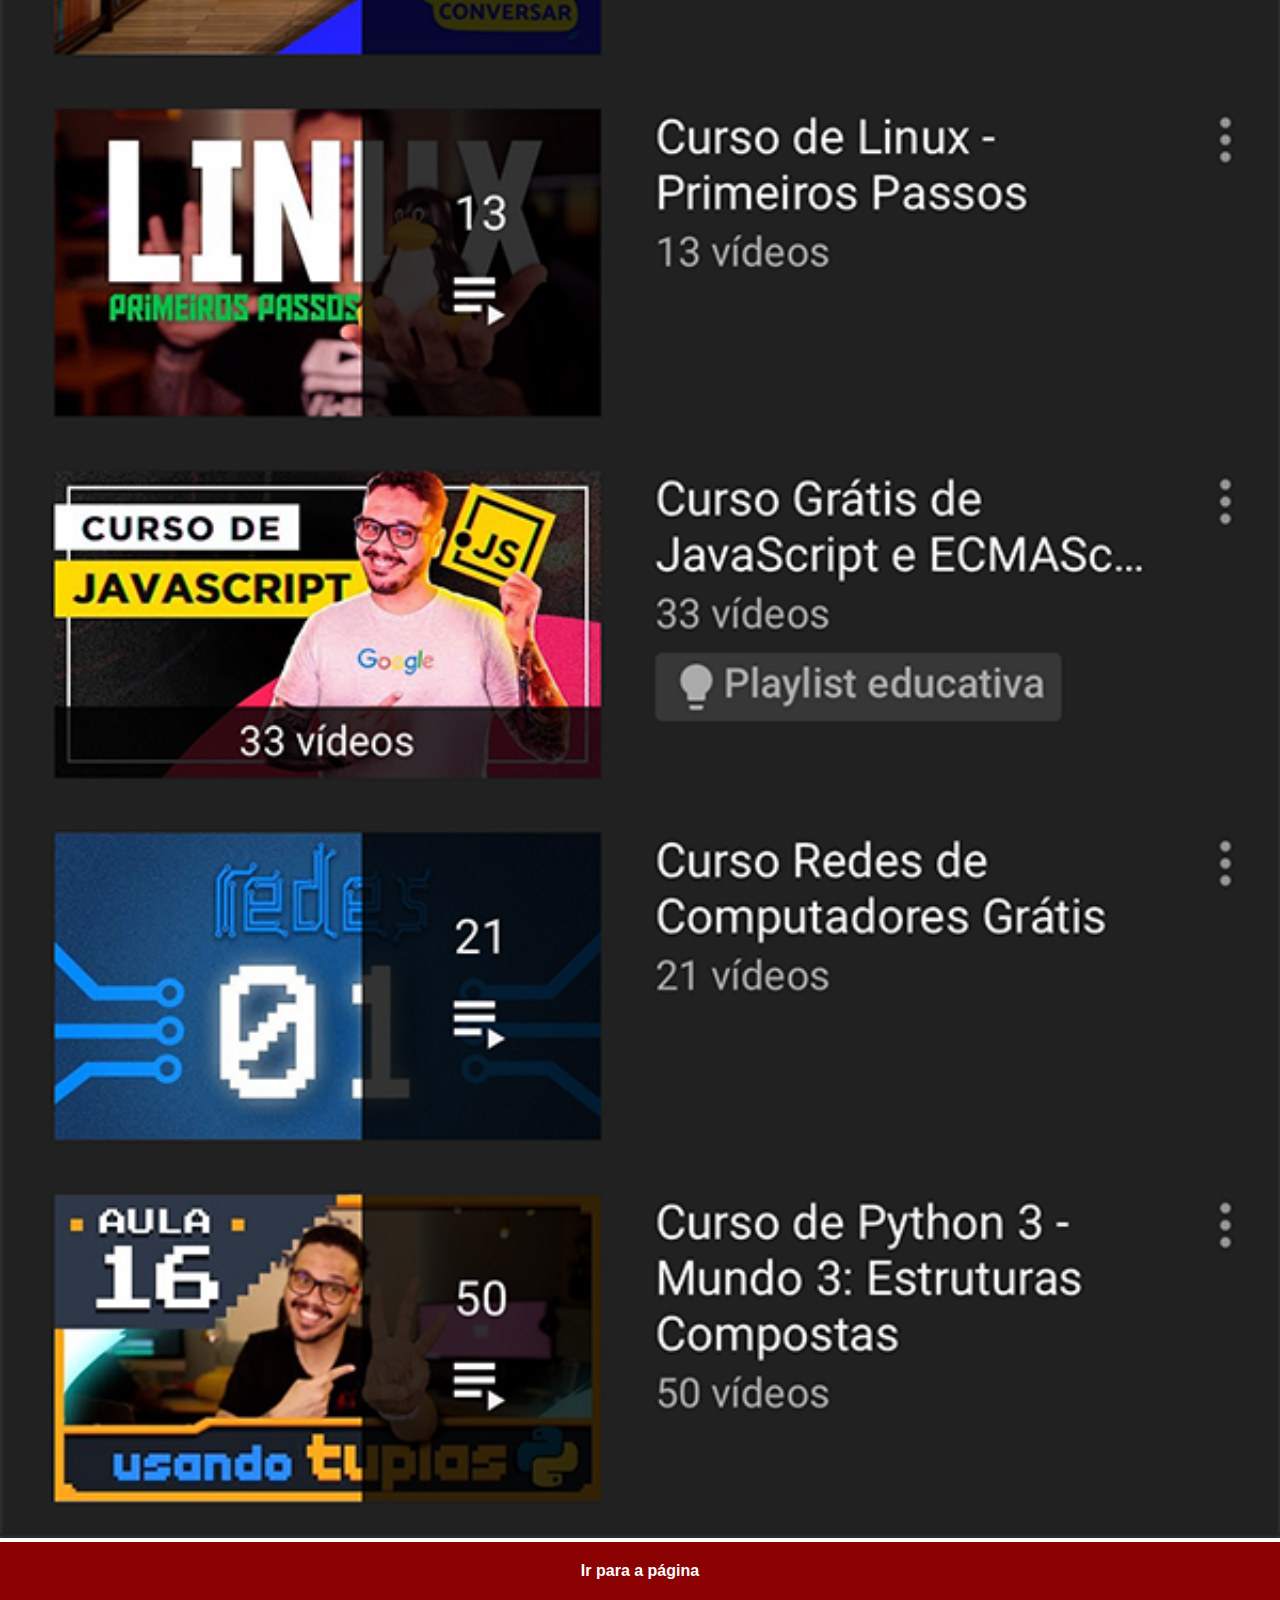
<file: youtube.html>
<!DOCTYPE html>
<html lang="pt-PT">
<head>
    <meta charset="UTF-8">
    <meta name="viewport" content="width=device-width, initial-scale=1.0">
    <title>Youtube</title>
    <link rel="stylesheet" href="estilos/social.css">
</head>
<body>
    <img src="imagens/tela-youtube.png" alt="Youtube">
    <a href="https://www.youtube.com/@CursoemVideo/playlists" target="_blank">Ir para a página</a>
</body>
</html>
</file>
<file: estilos/style.css>
@charset "UTF-8";

* {
    margin: 0px;
    padding: 0px;
}

html, body {
    background-color: black;
    height: 100vh;
    width: 100vw;
}

body {
    background: url('../imagens/fundo-madeira.jpg') no-repeat top center;
    background-size: cover;
    background-attachment: fixed;
}

main {
    position: relative;
    height: 100vh;
}

section#telefone {
    position: absolute;
    left: 50%;
    top: 50%;
    transform: translate(-50%, -50%);
    background: url('../imagens/frame-iphone.png') no-repeat;
    height: 627px;
    width: 311px;
}

iframe#tela {
    position: relative;
    top: 80px;
    left: 22px;
    height: 471px;
    width: 267px;
}

section#redes-sociais {
    text-align: right;
}

section#redes-sociais img{
    width: 50px;
    margin: 10px;
    border-radius: 50%;
    box-sizing: border-box;
    box-shadow: 2px 2px 5px rgba(0, 0, 0, 0.403);
}

section#redes-sociais img:hover {
    border: 2px solid rgba(255, 255, 255, 0.637);
    transition: transform .3s, border 1s;
    transform: translate(-3px, -3px);
    box-shadow: 5px 5px 10px rgba(0, 0, 0, 0.626);
}
</file>
<file: estilos/social.css>
@charset "UTF-8";

* {
    margin: 0px;
    padding: 0px;
    font-family: Arial, Helvetica, sans-serif;
}

::-webkit-scrollbar {
    width: 0px;
    height: 0px;
}

img {
    width: 100vw;
}

a {
    display: block;
    background-color: darkred;
    padding: 20px;
    color: white;
    text-align: center;
    text-decoration: none;
    font-weight: bolder;
}

a:hover {
    background-color: red;
}
</file>
